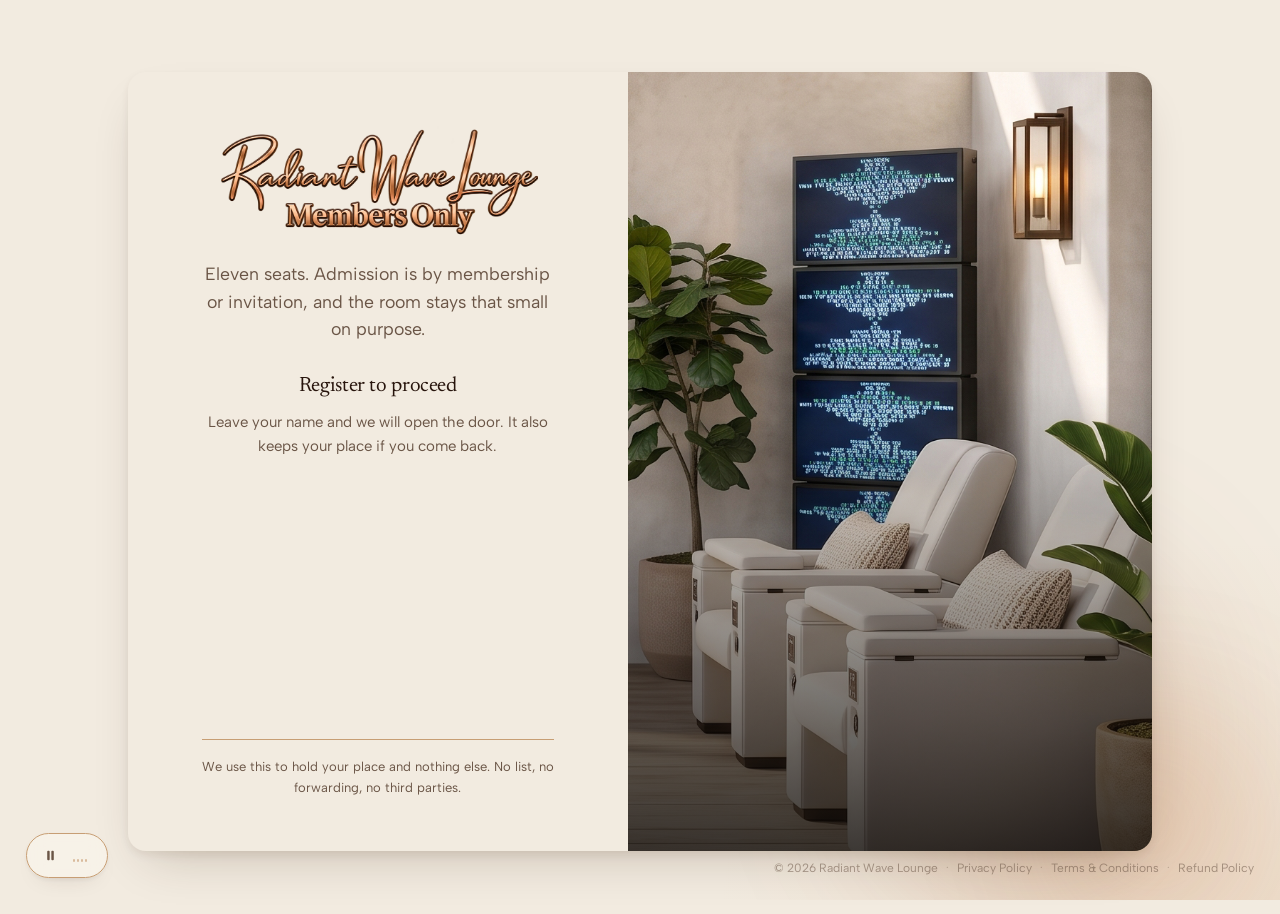
<file: index.html>
<!doctype html>
<html lang="en">
<head>
<meta charset="utf-8">
<meta name="viewport" content="width=device-width, initial-scale=1">
<title>Radiant Wave Lounge</title>
<meta name="description" content="Sixty minutes in Richmond where nobody can reach you.">
<meta name="robots" content="noindex">

<link rel="preconnect" href="https://fonts.googleapis.com">
<link rel="preconnect" href="https://fonts.gstatic.com" crossorigin>
<link rel="stylesheet" href="https://fonts.googleapis.com/css2?family=Newsreader:ital,opsz,wght@0,6..72,300..700;1,6..72,300..600&family=Albert+Sans:wght@400;500;600;700;800&display=swap">
<link rel="stylesheet" href="assets/css/idecide.css">
<link rel="stylesheet" href="assets/css/music.css">
</head>
<body>

<noscript>
  <div class="boot">
    <h1>This page needs JavaScript</h1>
    <p>The funnel sorts you as you answer, so it runs in the browser. Switch JavaScript on and reload.</p>
  </div>
</noscript>

<div class="boot" id="booting">
  <h1>Opening</h1>
  <p>One moment.</p>
</div>

<script src="config.js"></script>
<script src="data/funnel.js"></script>
<script src="assets/js/blocks.js"></script>
<script src="assets/js/music.js"></script>
<script src="assets/js/engine.js"></script>
<script>IDecide.start();</script>

</body>
</html>
</file>
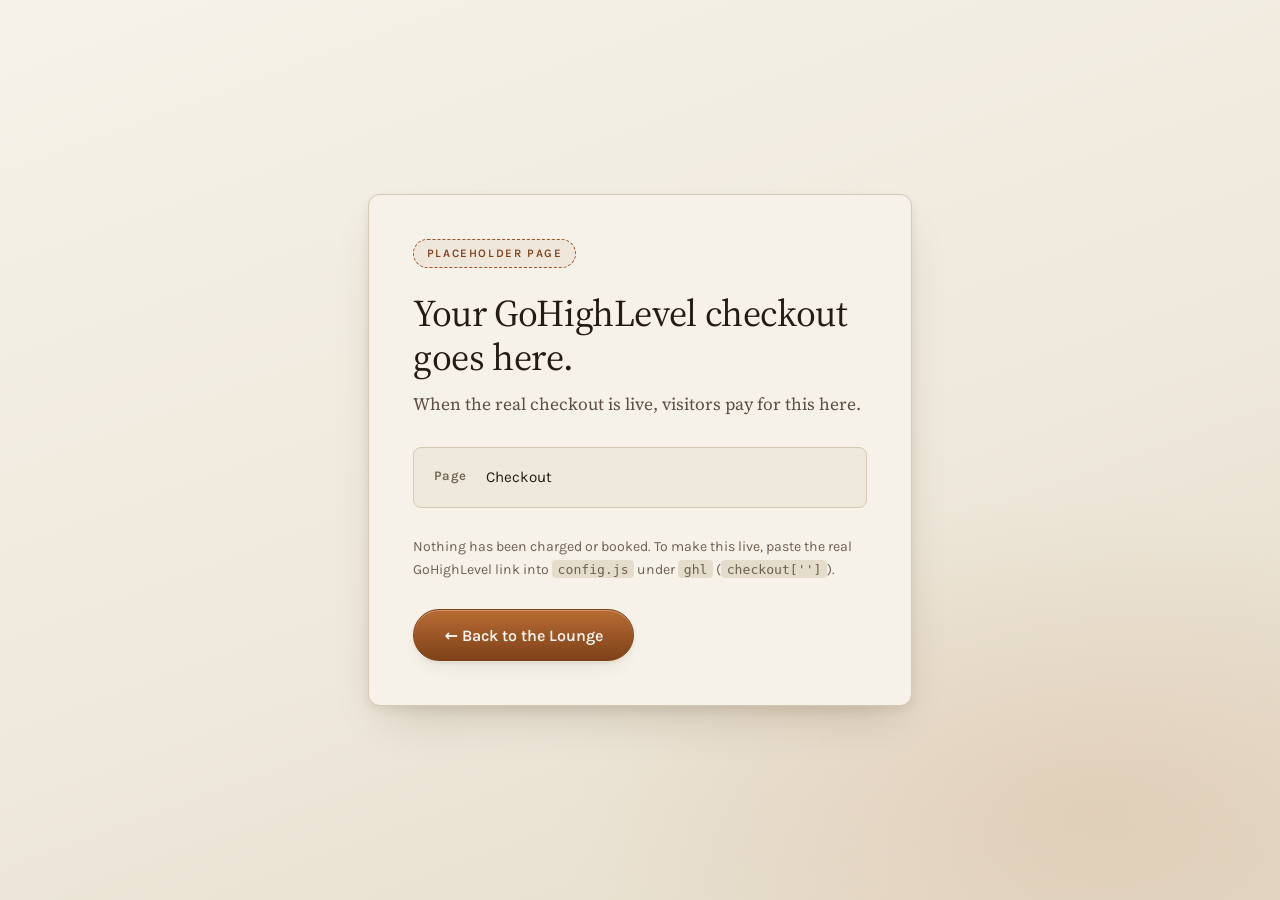
<file: ghl-placeholder.html>
<!doctype html>
<html lang="en">
<head>
<meta charset="utf-8">
<meta name="viewport" content="width=device-width, initial-scale=1">
<title>GoHighLevel page goes here</title>
<meta name="robots" content="noindex">
<!--
  PLACEHOLDER. Stands in for the GoHighLevel checkout and calendar pages
  until they exist. config.js -> ghl points every link here for now, with
  ?for=<offer id> or ?for=call. Swap each link for the real GHL URL as the
  page goes live; nothing else changes. Delete this file once all seven
  links are real.
-->
<link rel="preconnect" href="https://fonts.googleapis.com">
<link rel="preconnect" href="https://fonts.gstatic.com" crossorigin>
<link rel="stylesheet" href="https://fonts.googleapis.com/css2?family=Karla:wght@400;500;600&family=Source+Serif+4:ital,opsz,wght@0,8..60,300..700;1,8..60,300..500&display=swap">
<style>
  :root{
    --paper:#EFE9DC; --paper-lift:#F6F2E9; --paper-deep:#E5DDCC; --paper-edge:#D3C8B2;
    --ink:#231B14; --ink-mid:#5C4E42; --ink-soft:#6E5F52;
    --copper:#9A5527; --copper-deep:#7E4218; --copper-lift:#B96C34; --copper-wash:#9A552710;
    --lift-3:0 4px 10px #3A200C14, 0 22px 48px -20px #3A200C3D;
    --serif:"Source Serif 4",Georgia,serif;
    --ui:"Karla",ui-sans-serif,system-ui,-apple-system,"Segoe UI",sans-serif;
    --mono:ui-monospace,"Cascadia Code",Consolas,monospace;
  }
  *{box-sizing:border-box}
  html,body{margin:0}
  body{
    min-height:100vh;
    display:grid;
    place-items:center;
    padding:clamp(1.25rem,5vw,3rem) 16px;
    background:
      radial-gradient(60% 50% at 85% 90%,#B96C3426 0%,transparent 70%),
      linear-gradient(160deg,var(--paper-lift) 0%,var(--paper) 55%,var(--paper-deep) 100%);
    color:var(--ink);
    font:400 1rem/1.6 var(--ui);
  }
  main{
    width:min(100%,34rem);
    background:var(--paper-lift);
    border:1px solid var(--paper-edge);
    border-radius:12px;
    box-shadow:var(--lift-3);
    padding:clamp(1.75rem,5vw,2.75rem);
  }
  .tag{
    display:inline-block;
    font:600 .72rem/1 var(--ui);
    letter-spacing:.14em;
    text-transform:uppercase;
    color:var(--copper-deep);
    background:var(--copper-wash);
    border:1px dashed var(--copper);
    border-radius:999px;
    padding:.5rem .8rem;
    margin:0 0 1.5rem;
  }
  h1{
    font:400 clamp(1.75rem,4.5vw,2.35rem)/1.15 var(--serif);
    letter-spacing:-.01em;
    margin:0 0 .75rem;
  }
  .lede{font:400 1.08rem/1.6 var(--serif);color:var(--ink-mid);margin:0 0 1.75rem}
  dl{
    margin:0 0 1.75rem;
    display:grid;
    grid-template-columns:auto 1fr;
    gap:.55rem 1.25rem;
    padding:1.1rem 1.25rem;
    border-radius:8px;
    background:var(--paper);
    border:1px solid var(--paper-edge);
  }
  dt{font-size:.82rem;font-weight:600;color:var(--ink-soft);letter-spacing:.02em}
  dd{margin:0;font-size:.95rem;overflow-wrap:anywhere}
  dd.price{color:var(--copper-deep);font-weight:600}
  .note{font-size:.88rem;color:var(--ink-soft);margin:0 0 1.75rem}
  .note code{font:.82rem var(--mono);background:var(--paper-deep);padding:.1rem .35rem;border-radius:4px}
  .back{
    display:inline-flex;align-items:center;gap:.5rem;
    min-height:3.25rem;padding:0 1.9rem;
    border:1px solid var(--copper-deep);border-radius:999px;
    background:linear-gradient(180deg,var(--copper-lift) 0%,var(--copper) 52%,var(--copper-deep) 100%);
    color:#FFF7EC;font:600 1rem var(--ui);cursor:pointer;
    box-shadow:0 2px 4px #3A200C0F,0 10px 24px -14px #3A200C2E,inset 0 1px 0 #FFFFFF4D;
    transition:translate 120ms ease;
  }
  .back:hover{translate:0 -2px}
  .back:focus-visible{outline:2px solid var(--copper);outline-offset:3px}
</style>
</head>
<body>
<main>
  <p class="tag">Placeholder page</p>
  <h1 id="head">This is where the GoHighLevel page will go.</h1>
  <p class="lede" id="lede">When the real page is live, visitors will land on it here instead of this one.</p>

  <dl id="facts"></dl>

  <p class="note">
    Nothing has been charged or booked. To make this live, paste the real
    GoHighLevel link into <code>config.js</code> under <code>ghl</code>
    (<code id="key">checkout</code>).
  </p>

  <button class="back" type="button" id="back">&larr; Back to the Lounge</button>
</main>

<script src="data/funnel.js"></script>
<script>
(function () {
  var q = new URLSearchParams(location.search);
  var what = q.get('for') || '';

  /* Product names and prices come from the funnel itself, so this page
     always agrees with what the visitor just picked. */
  var offers = {};
  try {
    Object.keys(FUNNEL.slides).forEach(function (id) {
      (FUNNEL.slides[id].blocks || []).forEach(function (b) {
        if (b.type === 'ladder') (b.items || []).forEach(function (i) { offers[i.id] = i; });
      });
    });
  } catch (e) { /* page still works without names */ }

  var rows = [];
  var add = function (k, v, cls) { if (v) rows.push([k, v, cls]); };
  var name = [q.get('first_name'), q.get('last_name')].filter(Boolean).join(' ');

  if (what === 'call') {
    document.getElementById('head').textContent = 'Your GoHighLevel booking calendar goes here.';
    document.getElementById('lede').textContent =
      'When the real calendar is live, visitors pick a time for a call here.' +
      (name ? ' ' + q.get('first_name') + ' would see it ready to book.' : '');
    add('Page', 'Booking calendar');
    document.getElementById('key').textContent = 'call';
  } else {
    var o = offers[what];
    var price = o ? '$' + Number(o.price).toLocaleString('en-US') + (o.period ? ' ' + o.period : '') : '';
    document.getElementById('head').textContent =
      'Your GoHighLevel checkout' + (o ? ' for ' + o.name : '') + ' goes here.';
    document.getElementById('lede').textContent =
      'When the real checkout is live, visitors pay for ' + (o ? 'the ' + o.name : 'this') + ' here.';
    add('Page', 'Checkout');
    add('Product', o ? o.name : what);
    add('Price', price, 'price');
    document.getElementById('key').textContent = "checkout['" + what + "']";
  }

  /* What the funnel passes along, so GHL can open pre-filled. */
  add('Name', name);
  add('Email', q.get('email'));
  add('Phone', q.get('phone'));

  var dl = document.getElementById('facts');
  rows.forEach(function (r) {
    var dt = document.createElement('dt'); dt.textContent = r[0];
    var dd = document.createElement('dd'); dd.textContent = r[1];
    if (r[2]) dd.className = r[2];
    dl.appendChild(dt); dl.appendChild(dd);
  });
  if (!rows.length) dl.hidden = true;

  /* Back returns to the exact slide they left; a direct visit with no
     history goes to the start of the funnel instead. */
  document.getElementById('back').addEventListener('click', function () {
    if (history.length > 1) history.back();
    else location.href = 'index.html';
  });
})();
</script>
</body>
</html>
</file>
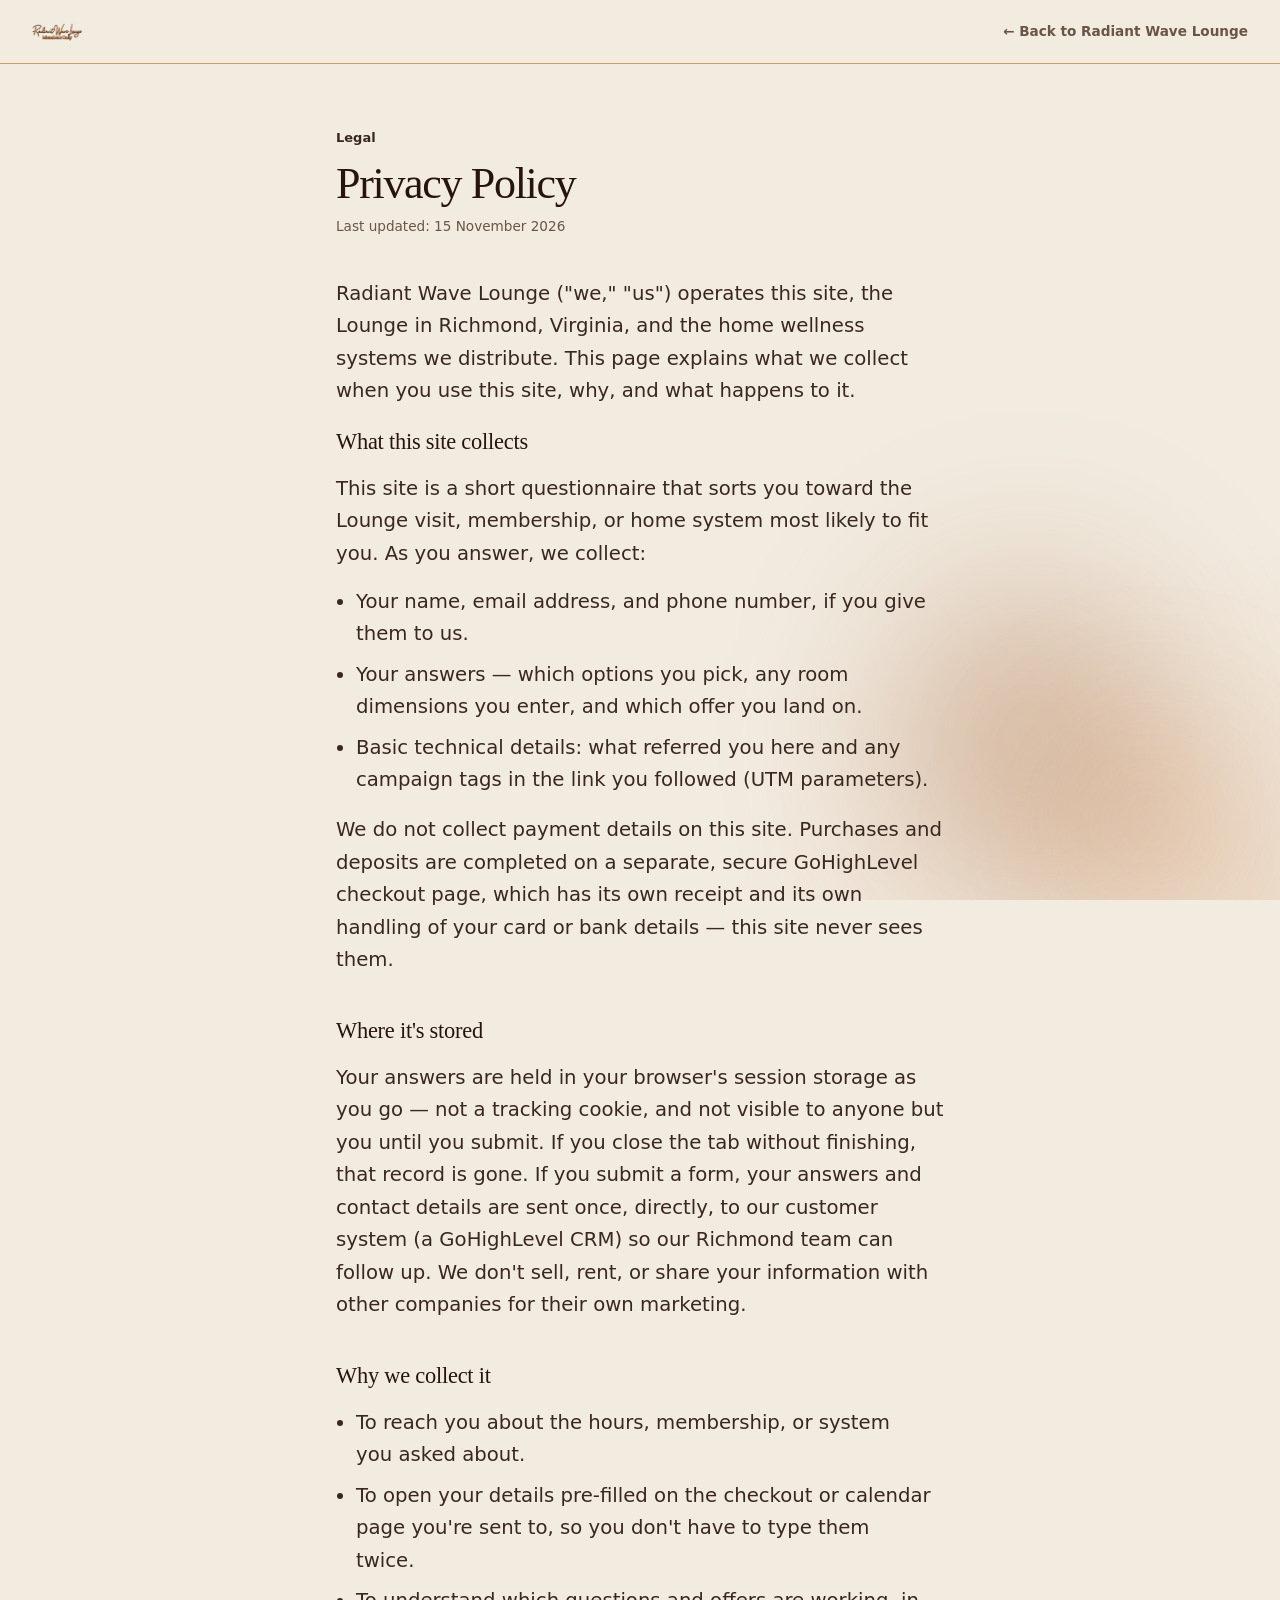
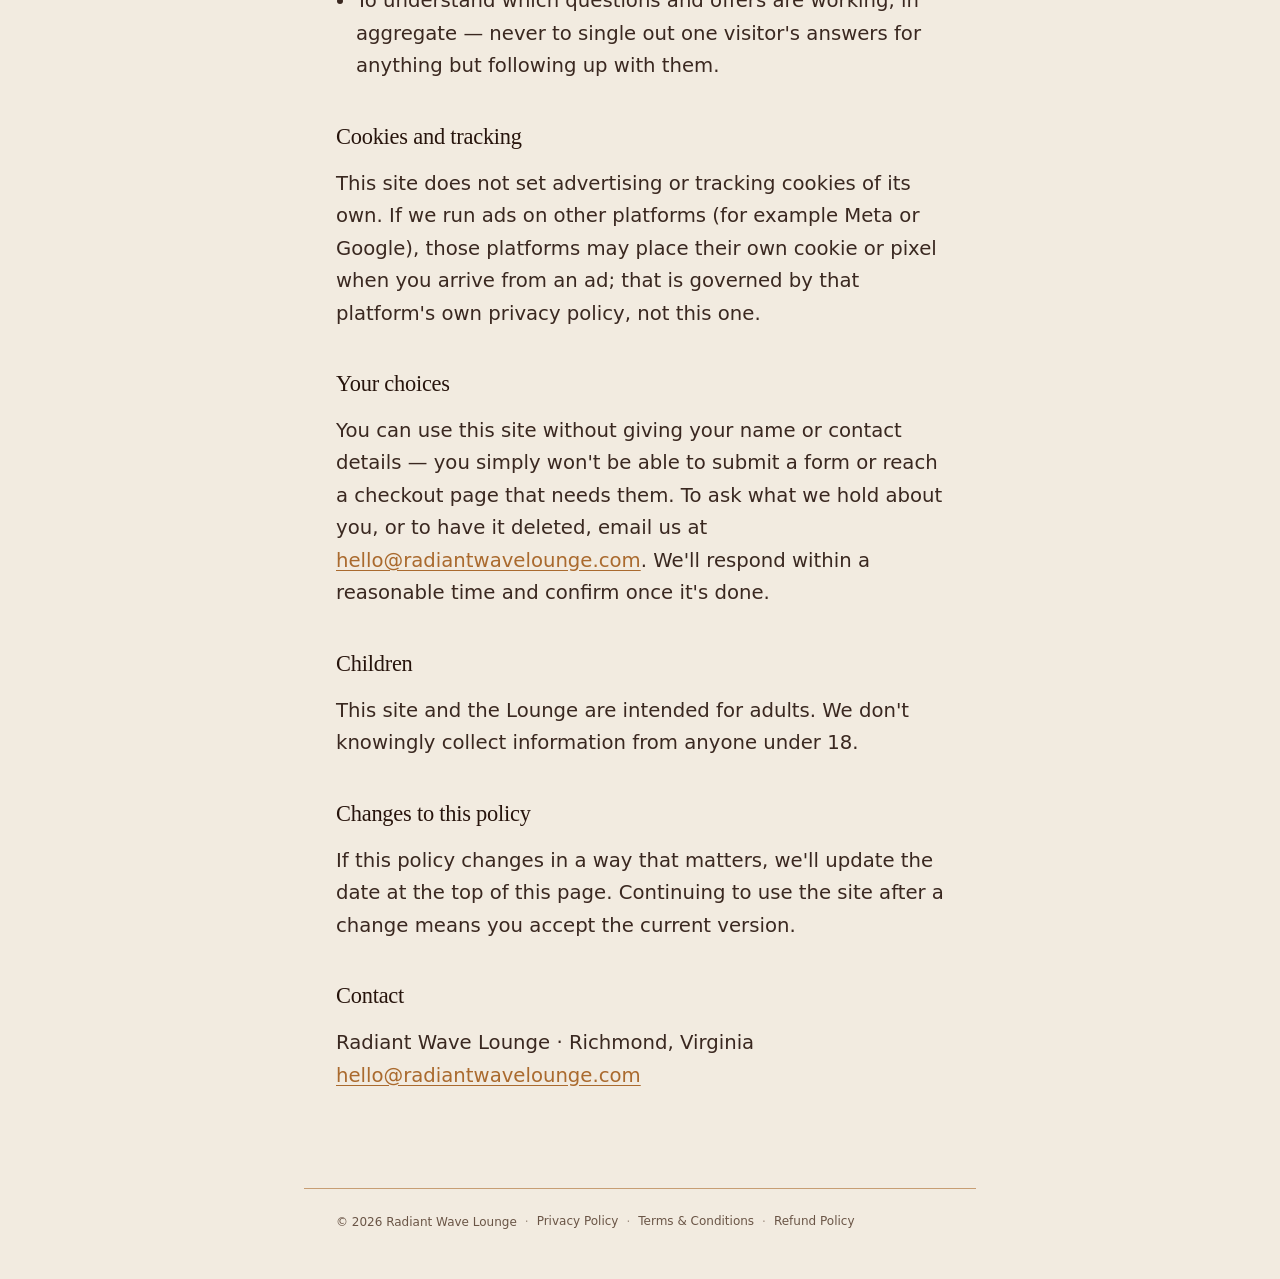
<file: privacy.html>
<!doctype html>
<html lang="en">
<head>
<meta charset="utf-8">
<meta name="viewport" content="width=device-width, initial-scale=1">
<title>Privacy Policy — Radiant Wave Lounge</title>
<meta name="description" content="How Radiant Wave Lounge collects, stores, and shares information from this site.">
<meta name="robots" content="noindex">

<link rel="preconnect" href="https://fonts.googleapis.com">
<link rel="preconnect" href="https://fonts.gstatic.com" crossorigin>
<link rel="stylesheet" href="https://fonts.googleapis.com/css2?family=Karla:wght@400;500;600&family=Source+Serif+4:ital,opsz,wght@0,8..60,300..700;1,8..60,300..500&display=swap">
<link rel="stylesheet" href="assets/css/idecide.css">
<link rel="stylesheet" href="assets/css/legal.css">
</head>
<body>

<div class="aurora" aria-hidden="true"><span class="aurora__a"></span><span class="aurora__b"></span></div>

<header class="docbar">
  <img class="docbar__logo" src="assets/media/rwt-lounge.png" alt="Radiant Wave Lounge">
  <a class="docbar__back" href="index.html">&larr; Back to Radiant Wave Lounge</a>
</header>

<main class="doc">
  <p class="eyebrow">Legal</p>
  <h1 class="head">Privacy Policy</h1>
  <p class="updated">Last updated: 15 November 2026</p>

  <p>Radiant Wave Lounge ("we," "us") operates this site, the Lounge in Richmond, Virginia, and the home wellness systems we distribute. This page explains what we collect when you use this site, why, and what happens to it.</p>

  <h2>What this site collects</h2>
  <p>This site is a short questionnaire that sorts you toward the Lounge visit, membership, or home system most likely to fit you. As you answer, we collect:</p>
  <ul>
    <li>Your name, email address, and phone number, if you give them to us.</li>
    <li>Your answers — which options you pick, any room dimensions you enter, and which offer you land on.</li>
    <li>Basic technical details: what referred you here and any campaign tags in the link you followed (UTM parameters).</li>
  </ul>
  <p>We do not collect payment details on this site. Purchases and deposits are completed on a separate, secure GoHighLevel checkout page, which has its own receipt and its own handling of your card or bank details — this site never sees them.</p>

  <h2>Where it's stored</h2>
  <p>Your answers are held in your browser's session storage as you go — not a tracking cookie, and not visible to anyone but you until you submit. If you close the tab without finishing, that record is gone. If you submit a form, your answers and contact details are sent once, directly, to our customer system (a GoHighLevel CRM) so our Richmond team can follow up. We don't sell, rent, or share your information with other companies for their own marketing.</p>

  <h2>Why we collect it</h2>
  <ul>
    <li>To reach you about the hours, membership, or system you asked about.</li>
    <li>To open your details pre-filled on the checkout or calendar page you're sent to, so you don't have to type them twice.</li>
    <li>To understand which questions and offers are working, in aggregate — never to single out one visitor's answers for anything but following up with them.</li>
  </ul>

  <h2>Cookies and tracking</h2>
  <p>This site does not set advertising or tracking cookies of its own. If we run ads on other platforms (for example Meta or Google), those platforms may place their own cookie or pixel when you arrive from an ad; that is governed by that platform's own privacy policy, not this one.</p>

  <h2>Your choices</h2>
  <p>You can use this site without giving your name or contact details — you simply won't be able to submit a form or reach a checkout page that needs them. To ask what we hold about you, or to have it deleted, email us at <a href="mailto:hello@radiantwavelounge.com">hello@radiantwavelounge.com</a>. We'll respond within a reasonable time and confirm once it's done.</p>

  <h2>Children</h2>
  <p>This site and the Lounge are intended for adults. We don't knowingly collect information from anyone under 18.</p>

  <h2>Changes to this policy</h2>
  <p>If this policy changes in a way that matters, we'll update the date at the top of this page. Continuing to use the site after a change means you accept the current version.</p>

  <h2>Contact</h2>
  <p>Radiant Wave Lounge · Richmond, Virginia<br>
  <a href="mailto:hello@radiantwavelounge.com">hello@radiantwavelounge.com</a></p>
</main>

<footer class="doc__foot">
  <nav class="legal legal--static" aria-label="Legal">
    <span class="legal__copy">&copy; <span id="y"></span> Radiant Wave Lounge</span>
    <span class="legal__sep">&middot;</span>
    <a href="privacy.html">Privacy Policy</a>
    <span class="legal__sep">&middot;</span>
    <a href="terms.html">Terms &amp; Conditions</a>
    <span class="legal__sep">&middot;</span>
    <a href="refund.html">Refund Policy</a>
  </nav>
</footer>

<script>document.getElementById('y').textContent = new Date().getFullYear();</script>
</body>
</html>
</file>
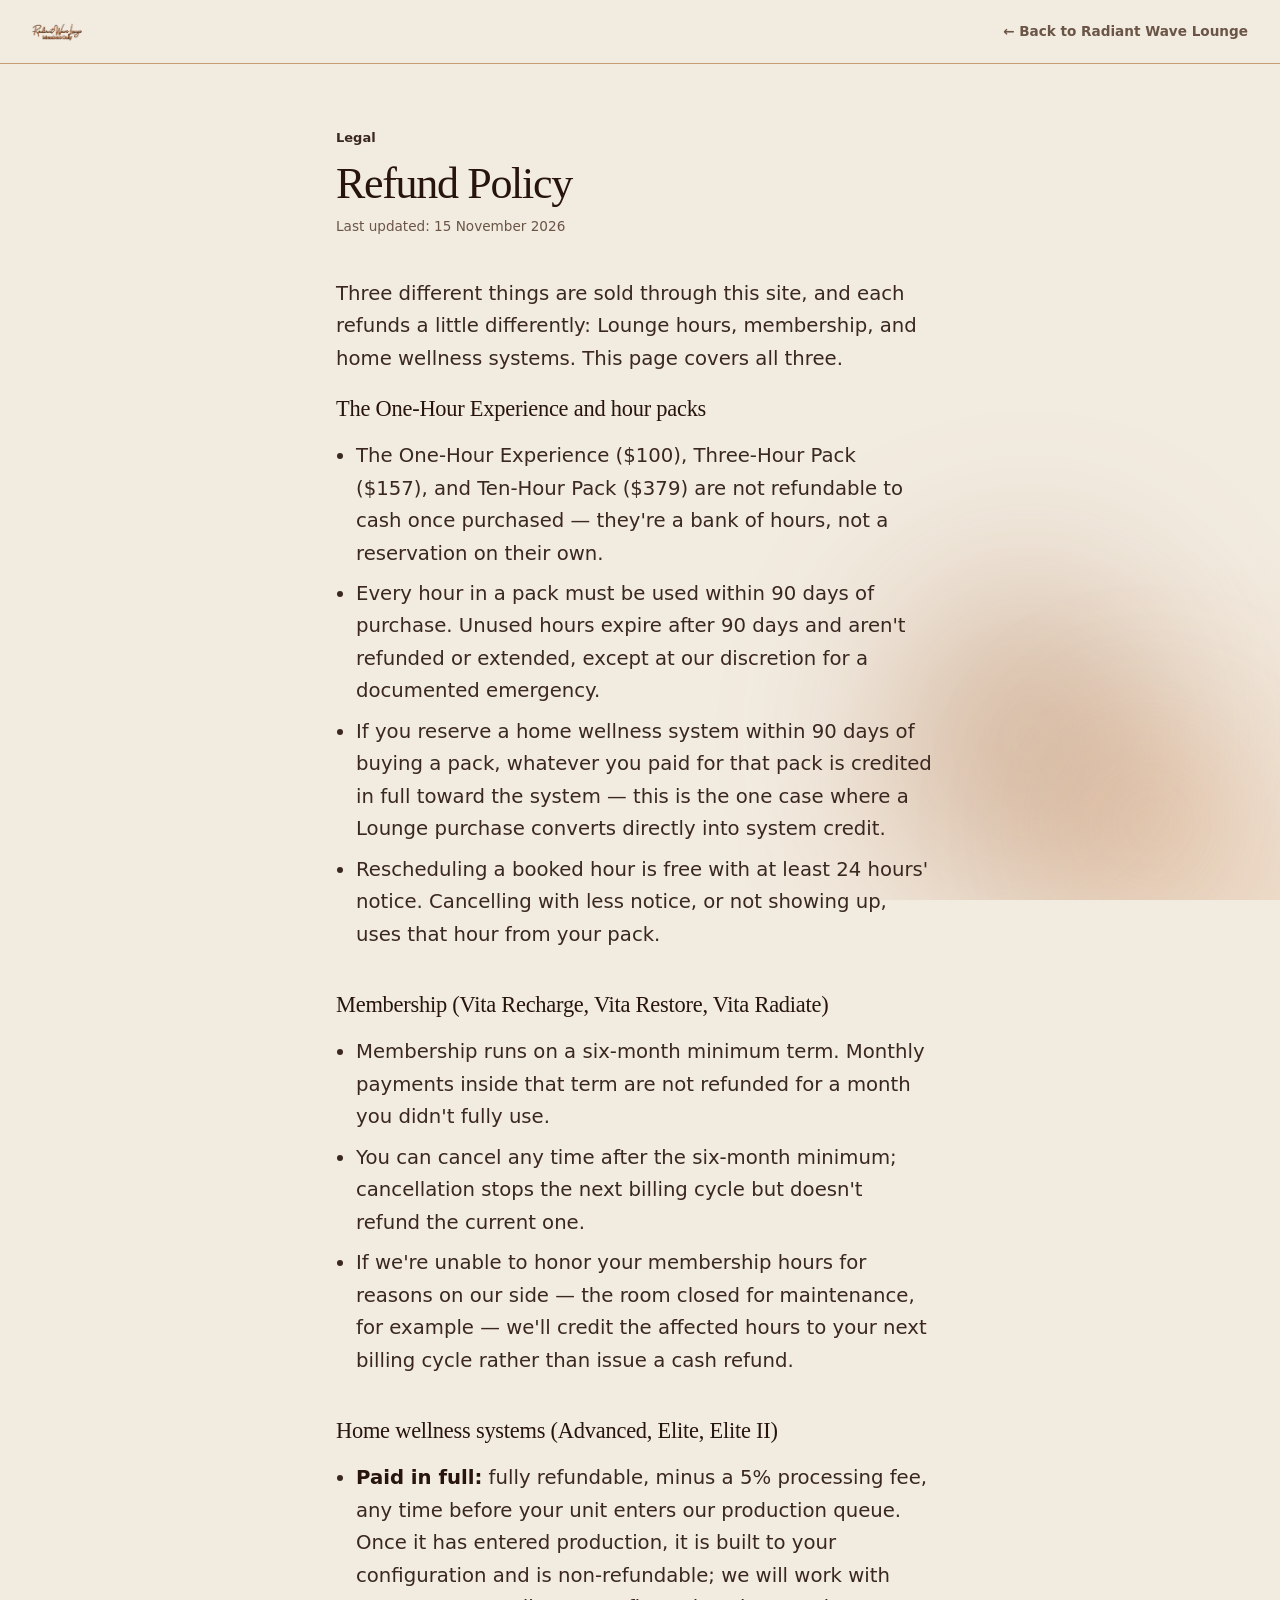
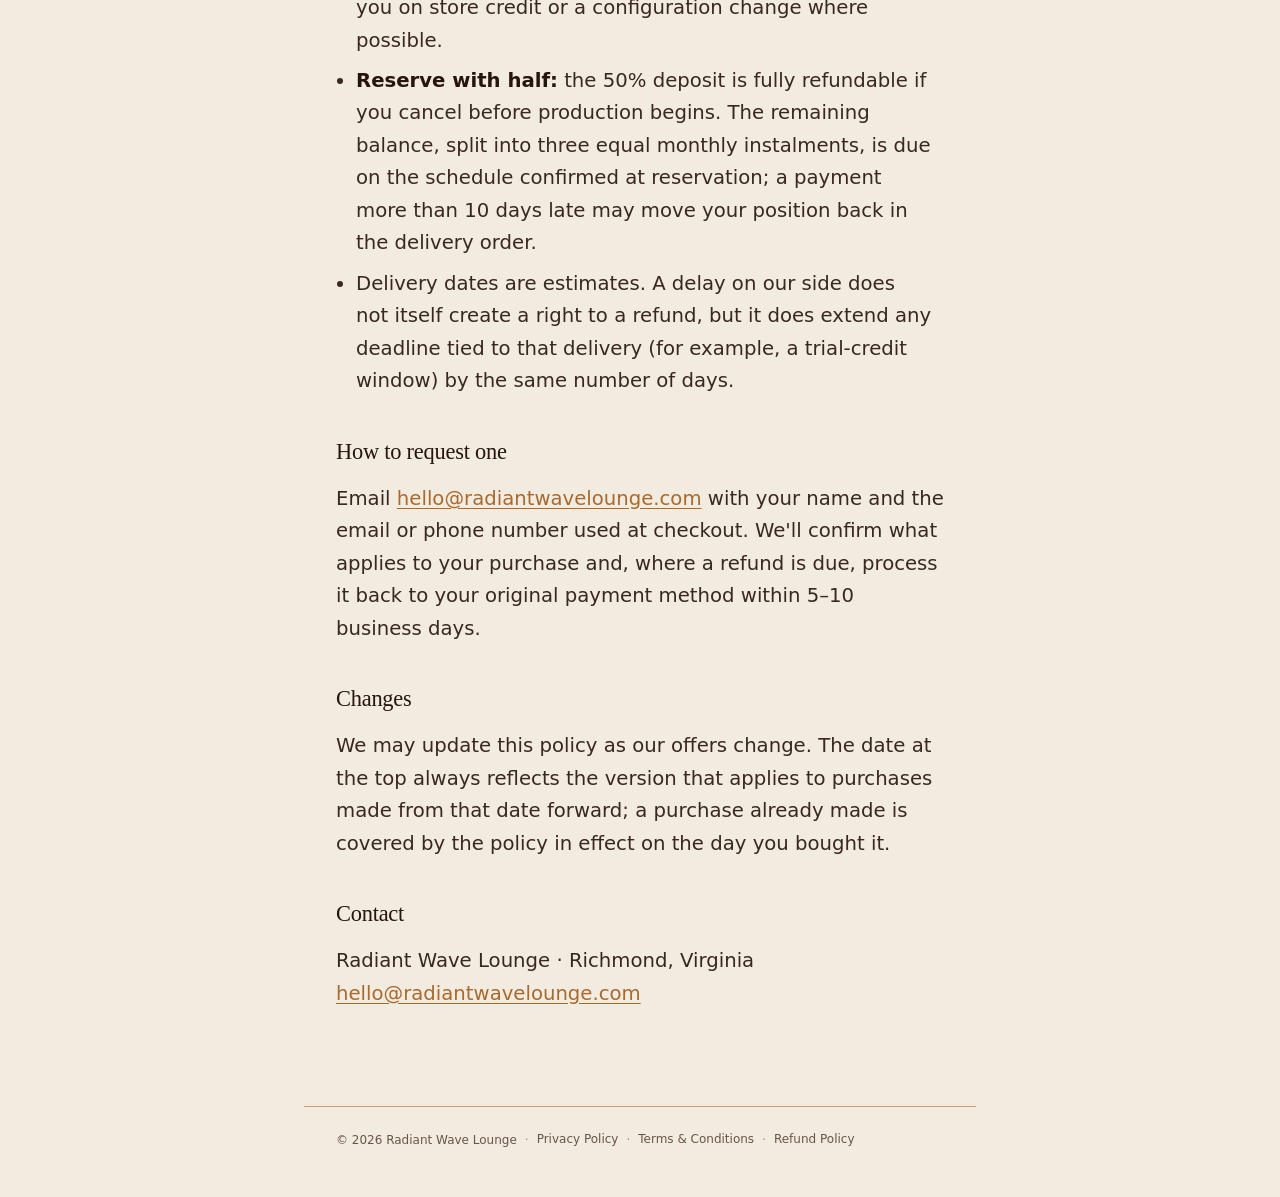
<file: refund.html>
<!doctype html>
<html lang="en">
<head>
<meta charset="utf-8">
<meta name="viewport" content="width=device-width, initial-scale=1">
<title>Refund Policy — Radiant Wave Lounge</title>
<meta name="description" content="How refunds, credits, and cancellations work for Lounge hours, membership, and home wellness systems.">
<meta name="robots" content="noindex">

<link rel="preconnect" href="https://fonts.googleapis.com">
<link rel="preconnect" href="https://fonts.gstatic.com" crossorigin>
<link rel="stylesheet" href="https://fonts.googleapis.com/css2?family=Karla:wght@400;500;600&family=Source+Serif+4:ital,opsz,wght@0,8..60,300..700;1,8..60,300..500&display=swap">
<link rel="stylesheet" href="assets/css/idecide.css">
<link rel="stylesheet" href="assets/css/legal.css">
</head>
<body>

<div class="aurora" aria-hidden="true"><span class="aurora__a"></span><span class="aurora__b"></span></div>

<header class="docbar">
  <img class="docbar__logo" src="assets/media/rwt-lounge.png" alt="Radiant Wave Lounge">
  <a class="docbar__back" href="index.html">&larr; Back to Radiant Wave Lounge</a>
</header>

<main class="doc">
  <p class="eyebrow">Legal</p>
  <h1 class="head">Refund Policy</h1>
  <p class="updated">Last updated: 15 November 2026</p>

  <p>Three different things are sold through this site, and each refunds a little differently: Lounge hours, membership, and home wellness systems. This page covers all three.</p>

  <h2>The One-Hour Experience and hour packs</h2>
  <ul>
    <li>The One-Hour Experience ($100), Three-Hour Pack ($157), and Ten-Hour Pack ($379) are not refundable to cash once purchased — they're a bank of hours, not a reservation on their own.</li>
    <li>Every hour in a pack must be used within 90 days of purchase. Unused hours expire after 90 days and aren't refunded or extended, except at our discretion for a documented emergency.</li>
    <li>If you reserve a home wellness system within 90 days of buying a pack, whatever you paid for that pack is credited in full toward the system — this is the one case where a Lounge purchase converts directly into system credit.</li>
    <li>Rescheduling a booked hour is free with at least 24 hours' notice. Cancelling with less notice, or not showing up, uses that hour from your pack.</li>
  </ul>

  <h2>Membership (Vita Recharge, Vita Restore, Vita Radiate)</h2>
  <ul>
    <li>Membership runs on a six-month minimum term. Monthly payments inside that term are not refunded for a month you didn't fully use.</li>
    <li>You can cancel any time after the six-month minimum; cancellation stops the next billing cycle but doesn't refund the current one.</li>
    <li>If we're unable to honor your membership hours for reasons on our side — the room closed for maintenance, for example — we'll credit the affected hours to your next billing cycle rather than issue a cash refund.</li>
  </ul>

  <h2>Home wellness systems (Advanced, Elite, Elite II)</h2>
  <ul>
    <li><strong>Paid in full:</strong> fully refundable, minus a 5% processing fee, any time before your unit enters our production queue. Once it has entered production, it is built to your configuration and is non-refundable; we will work with you on store credit or a configuration change where possible.</li>
    <li><strong>Reserve with half:</strong> the 50% deposit is fully refundable if you cancel before production begins. The remaining balance, split into three equal monthly instalments, is due on the schedule confirmed at reservation; a payment more than 10 days late may move your position back in the delivery order.</li>
    <li>Delivery dates are estimates. A delay on our side does not itself create a right to a refund, but it does extend any deadline tied to that delivery (for example, a trial-credit window) by the same number of days.</li>
  </ul>

  <h2>How to request one</h2>
  <p>Email <a href="mailto:hello@radiantwavelounge.com">hello@radiantwavelounge.com</a> with your name and the email or phone number used at checkout. We'll confirm what applies to your purchase and, where a refund is due, process it back to your original payment method within 5–10 business days.</p>

  <h2>Changes</h2>
  <p>We may update this policy as our offers change. The date at the top always reflects the version that applies to purchases made from that date forward; a purchase already made is covered by the policy in effect on the day you bought it.</p>

  <h2>Contact</h2>
  <p>Radiant Wave Lounge · Richmond, Virginia<br>
  <a href="mailto:hello@radiantwavelounge.com">hello@radiantwavelounge.com</a></p>
</main>

<footer class="doc__foot">
  <nav class="legal legal--static" aria-label="Legal">
    <span class="legal__copy">&copy; <span id="y"></span> Radiant Wave Lounge</span>
    <span class="legal__sep">&middot;</span>
    <a href="privacy.html">Privacy Policy</a>
    <span class="legal__sep">&middot;</span>
    <a href="terms.html">Terms &amp; Conditions</a>
    <span class="legal__sep">&middot;</span>
    <a href="refund.html">Refund Policy</a>
  </nav>
</footer>

<script>document.getElementById('y').textContent = new Date().getFullYear();</script>
</body>
</html>
</file>
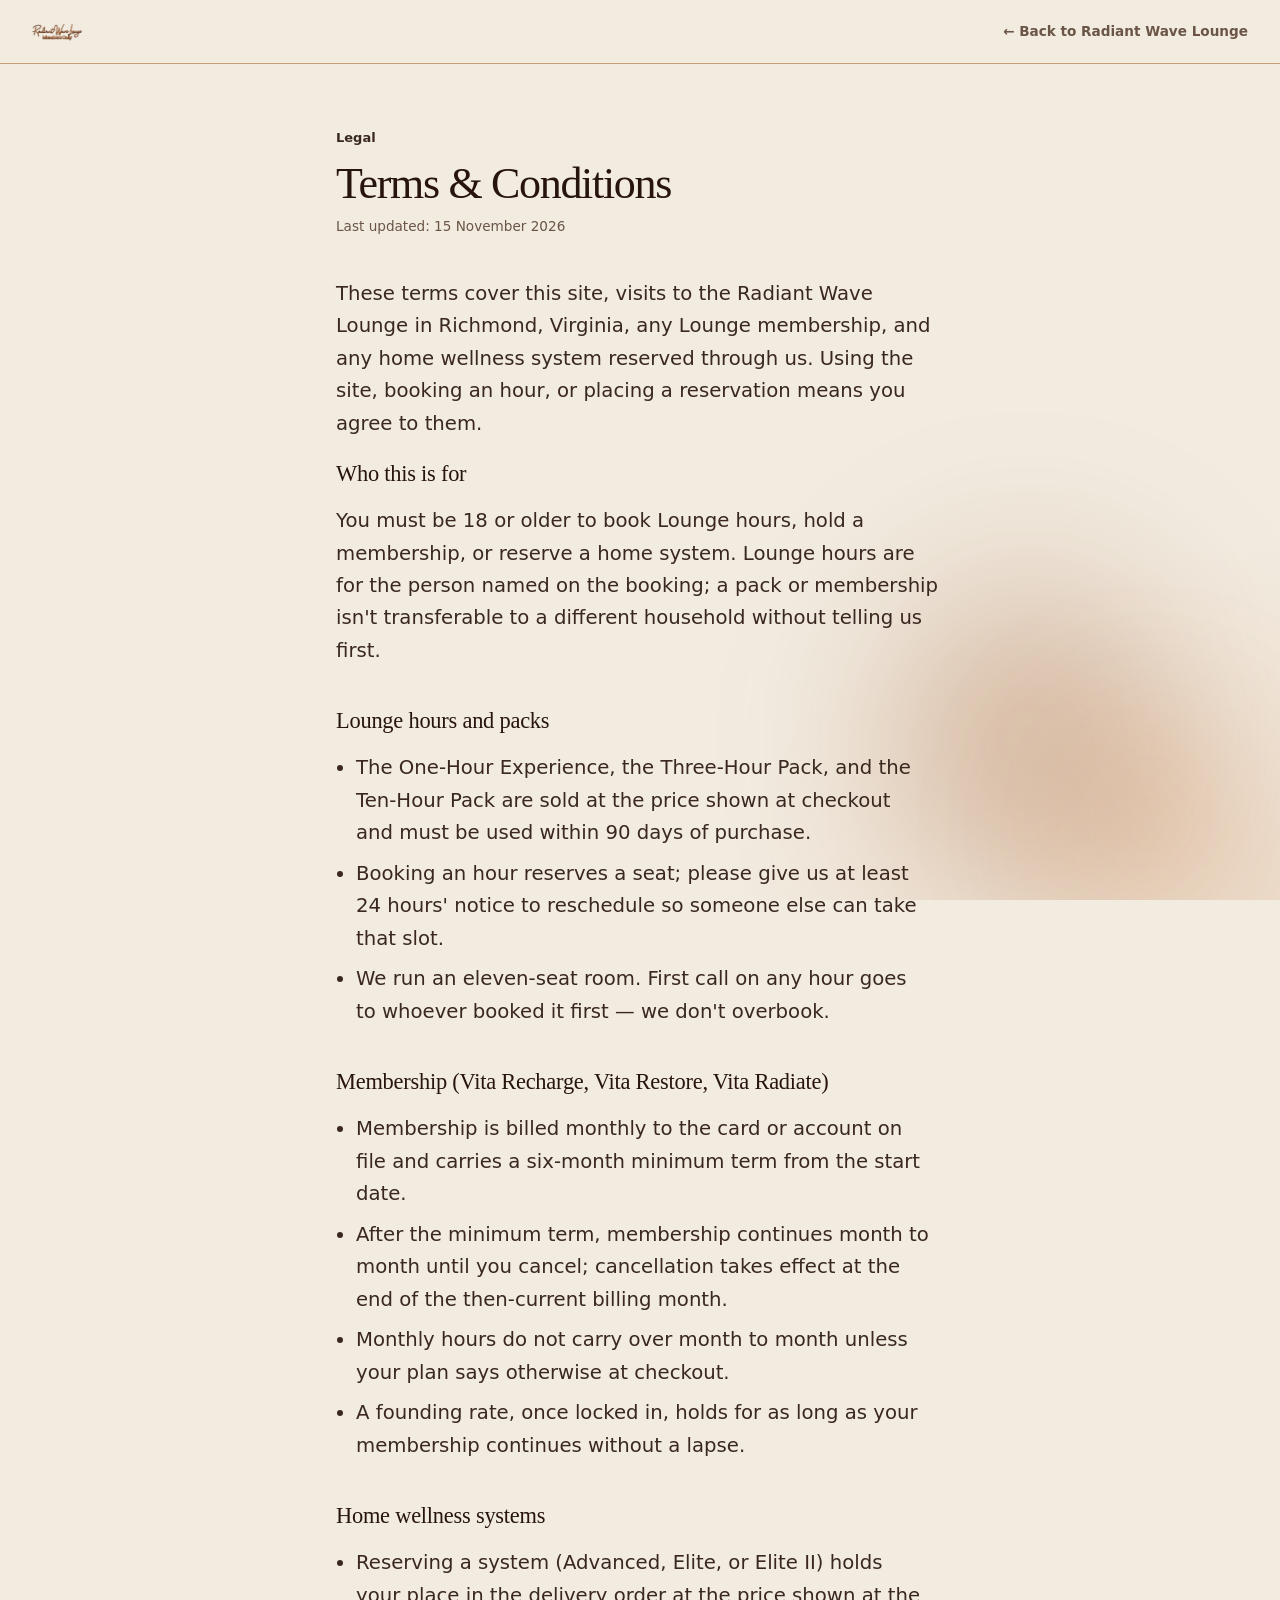
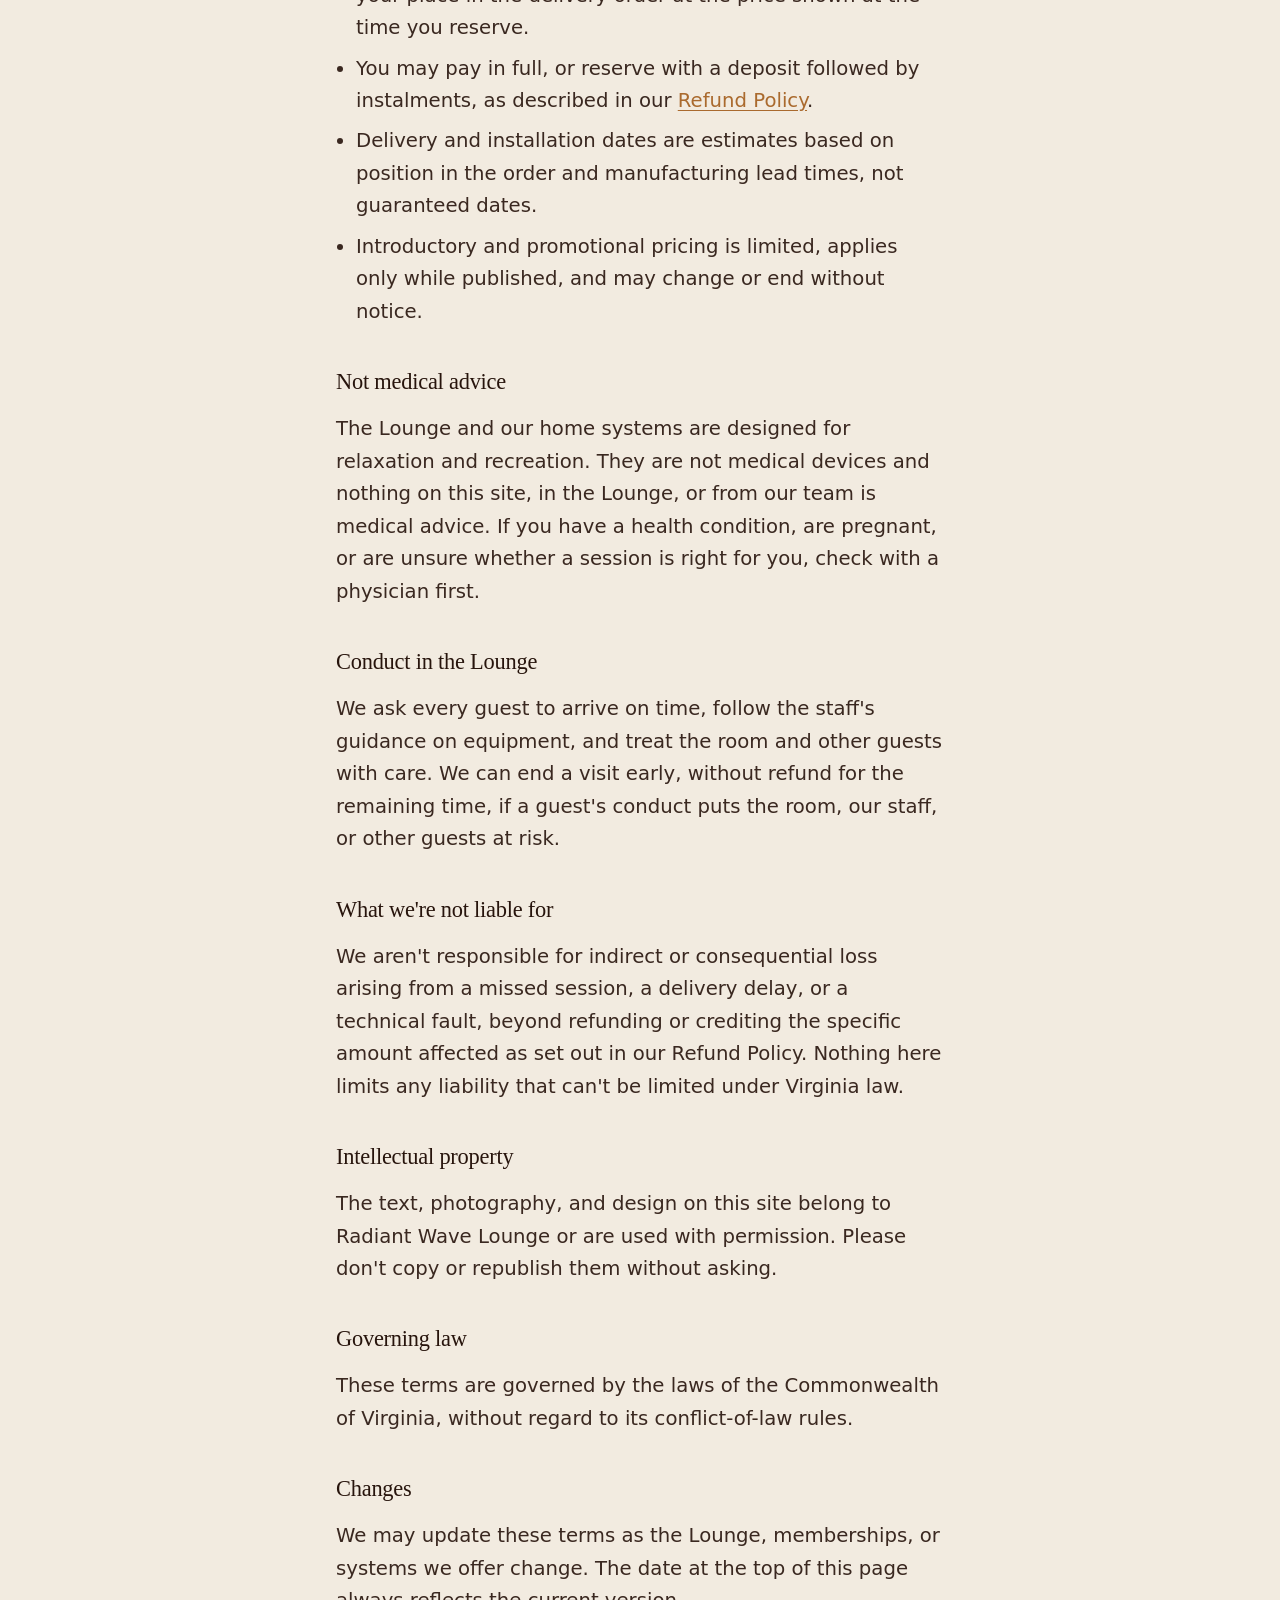
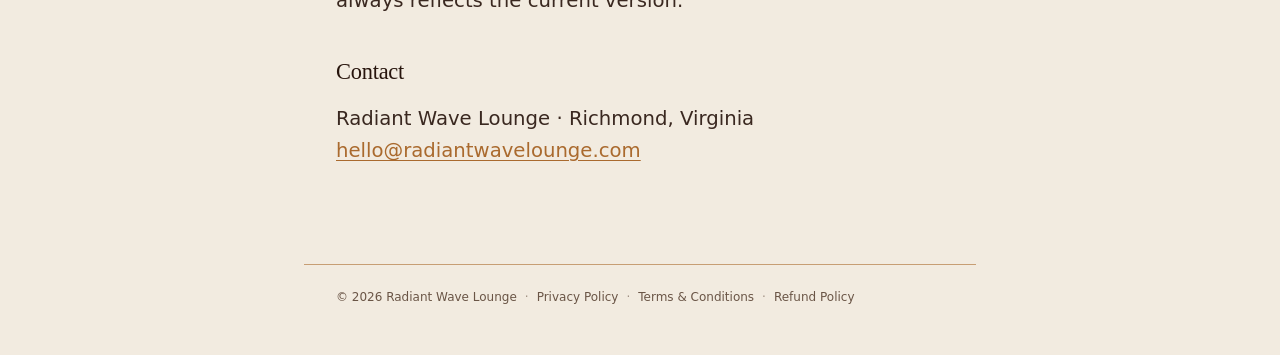
<file: terms.html>
<!doctype html>
<html lang="en">
<head>
<meta charset="utf-8">
<meta name="viewport" content="width=device-width, initial-scale=1">
<title>Terms &amp; Conditions — Radiant Wave Lounge</title>
<meta name="description" content="The terms that apply to using this site, visiting the Lounge, holding a membership, or reserving a home system.">
<meta name="robots" content="noindex">

<link rel="preconnect" href="https://fonts.googleapis.com">
<link rel="preconnect" href="https://fonts.gstatic.com" crossorigin>
<link rel="stylesheet" href="https://fonts.googleapis.com/css2?family=Karla:wght@400;500;600&family=Source+Serif+4:ital,opsz,wght@0,8..60,300..700;1,8..60,300..500&display=swap">
<link rel="stylesheet" href="assets/css/idecide.css">
<link rel="stylesheet" href="assets/css/legal.css">
</head>
<body>

<div class="aurora" aria-hidden="true"><span class="aurora__a"></span><span class="aurora__b"></span></div>

<header class="docbar">
  <img class="docbar__logo" src="assets/media/rwt-lounge.png" alt="Radiant Wave Lounge">
  <a class="docbar__back" href="index.html">&larr; Back to Radiant Wave Lounge</a>
</header>

<main class="doc">
  <p class="eyebrow">Legal</p>
  <h1 class="head">Terms &amp; Conditions</h1>
  <p class="updated">Last updated: 15 November 2026</p>

  <p>These terms cover this site, visits to the Radiant Wave Lounge in Richmond, Virginia, any Lounge membership, and any home wellness system reserved through us. Using the site, booking an hour, or placing a reservation means you agree to them.</p>

  <h2>Who this is for</h2>
  <p>You must be 18 or older to book Lounge hours, hold a membership, or reserve a home system. Lounge hours are for the person named on the booking; a pack or membership isn't transferable to a different household without telling us first.</p>

  <h2>Lounge hours and packs</h2>
  <ul>
    <li>The One-Hour Experience, the Three-Hour Pack, and the Ten-Hour Pack are sold at the price shown at checkout and must be used within 90 days of purchase.</li>
    <li>Booking an hour reserves a seat; please give us at least 24 hours' notice to reschedule so someone else can take that slot.</li>
    <li>We run an eleven-seat room. First call on any hour goes to whoever booked it first — we don't overbook.</li>
  </ul>

  <h2>Membership (Vita Recharge, Vita Restore, Vita Radiate)</h2>
  <ul>
    <li>Membership is billed monthly to the card or account on file and carries a six-month minimum term from the start date.</li>
    <li>After the minimum term, membership continues month to month until you cancel; cancellation takes effect at the end of the then-current billing month.</li>
    <li>Monthly hours do not carry over month to month unless your plan says otherwise at checkout.</li>
    <li>A founding rate, once locked in, holds for as long as your membership continues without a lapse.</li>
  </ul>

  <h2>Home wellness systems</h2>
  <ul>
    <li>Reserving a system (Advanced, Elite, or Elite II) holds your place in the delivery order at the price shown at the time you reserve.</li>
    <li>You may pay in full, or reserve with a deposit followed by instalments, as described in our <a href="refund.html">Refund Policy</a>.</li>
    <li>Delivery and installation dates are estimates based on position in the order and manufacturing lead times, not guaranteed dates.</li>
    <li>Introductory and promotional pricing is limited, applies only while published, and may change or end without notice.</li>
  </ul>

  <h2>Not medical advice</h2>
  <p>The Lounge and our home systems are designed for relaxation and recreation. They are not medical devices and nothing on this site, in the Lounge, or from our team is medical advice. If you have a health condition, are pregnant, or are unsure whether a session is right for you, check with a physician first.</p>

  <h2>Conduct in the Lounge</h2>
  <p>We ask every guest to arrive on time, follow the staff's guidance on equipment, and treat the room and other guests with care. We can end a visit early, without refund for the remaining time, if a guest's conduct puts the room, our staff, or other guests at risk.</p>

  <h2>What we're not liable for</h2>
  <p>We aren't responsible for indirect or consequential loss arising from a missed session, a delivery delay, or a technical fault, beyond refunding or crediting the specific amount affected as set out in our Refund Policy. Nothing here limits any liability that can't be limited under Virginia law.</p>

  <h2>Intellectual property</h2>
  <p>The text, photography, and design on this site belong to Radiant Wave Lounge or are used with permission. Please don't copy or republish them without asking.</p>

  <h2>Governing law</h2>
  <p>These terms are governed by the laws of the Commonwealth of Virginia, without regard to its conflict-of-law rules.</p>

  <h2>Changes</h2>
  <p>We may update these terms as the Lounge, memberships, or systems we offer change. The date at the top of this page always reflects the current version.</p>

  <h2>Contact</h2>
  <p>Radiant Wave Lounge · Richmond, Virginia<br>
  <a href="mailto:hello@radiantwavelounge.com">hello@radiantwavelounge.com</a></p>
</main>

<footer class="doc__foot">
  <nav class="legal legal--static" aria-label="Legal">
    <span class="legal__copy">&copy; <span id="y"></span> Radiant Wave Lounge</span>
    <span class="legal__sep">&middot;</span>
    <a href="privacy.html">Privacy Policy</a>
    <span class="legal__sep">&middot;</span>
    <a href="terms.html">Terms &amp; Conditions</a>
    <span class="legal__sep">&middot;</span>
    <a href="refund.html">Refund Policy</a>
  </nav>
</footer>

<script>document.getElementById('y').textContent = new Date().getFullYear();</script>
</body>
</html>
</file>
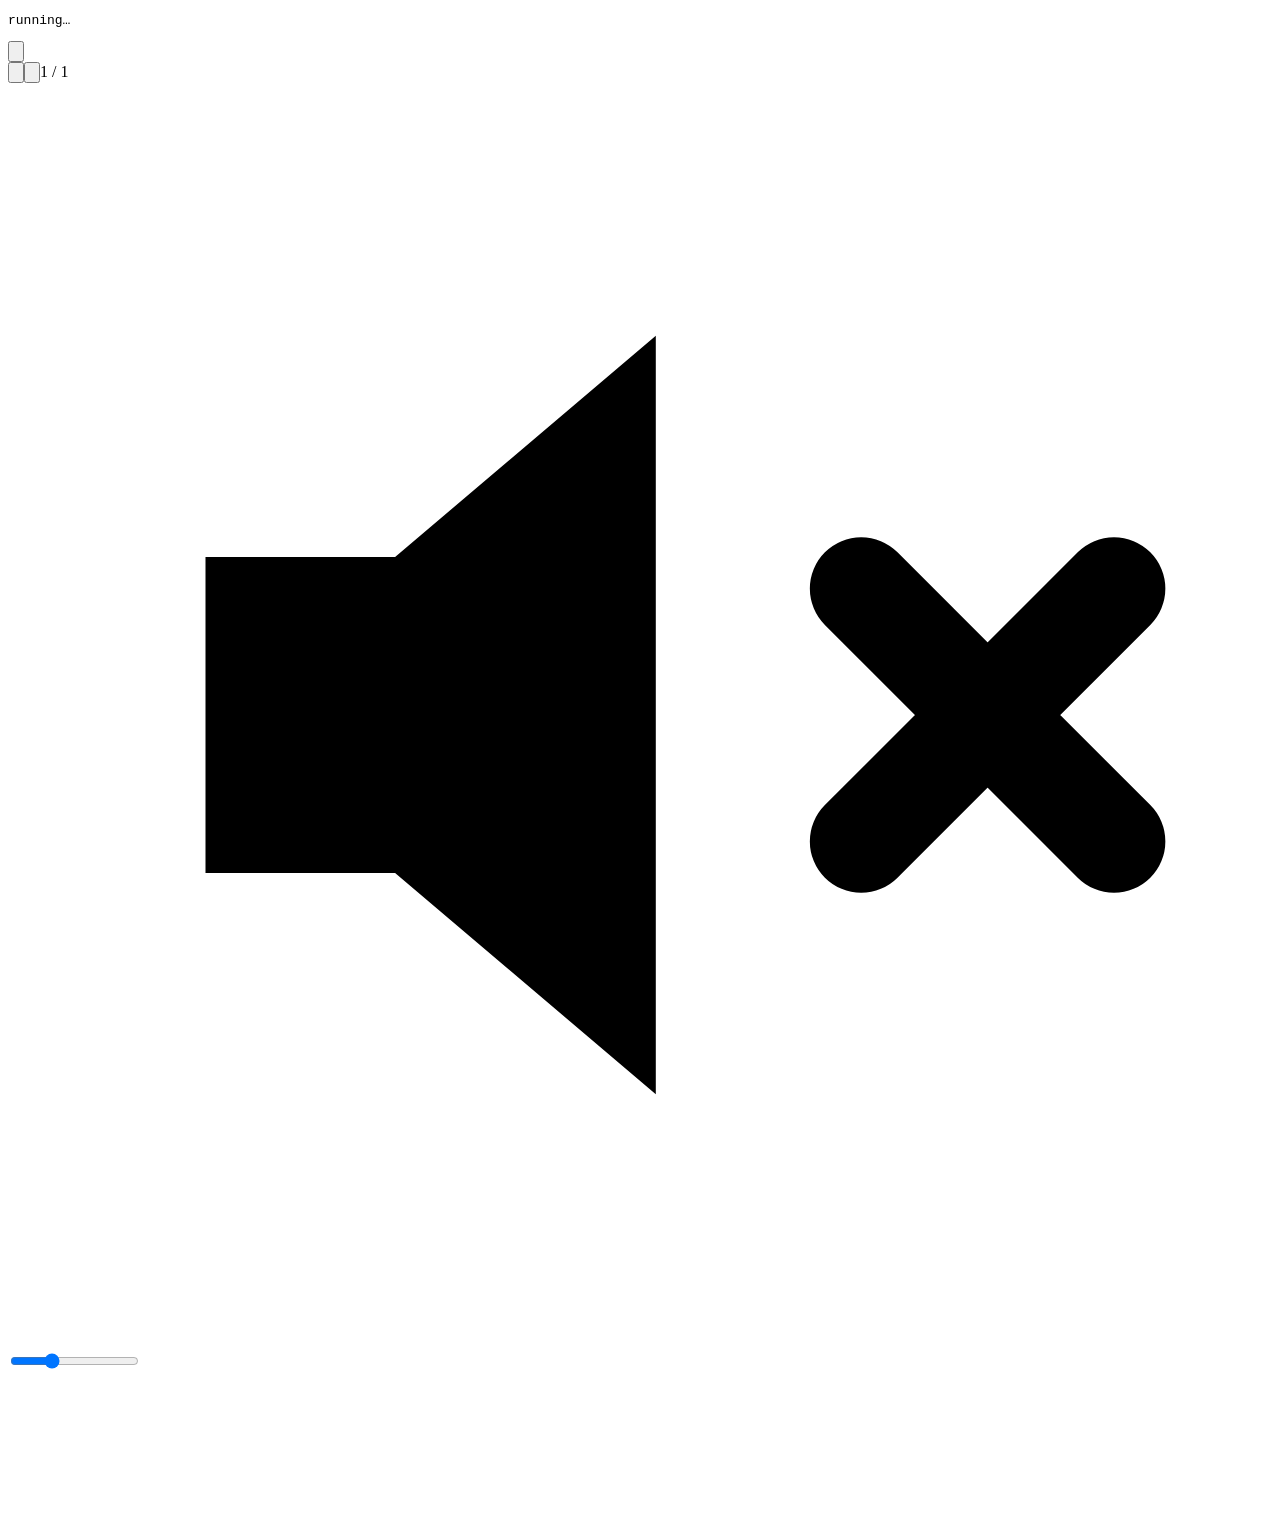
<file: tools/duck.html>
<!doctype html>
<html lang="en">
<head><meta charset="utf-8"><title>duck</title></head>
<body>
<pre id="out">running…</pre>
<!-- Real time only: the music must actually play, stop for a film and
     pick up again, which a virtual clock never does. Serve the project
     (node serve.js) and open /tools/duck.html, or run headless with
     --autoplay-policy=no-user-gesture-required --timeout=20000. -->
<script src="../assets/js/music.js"></script>
<script>
const r = []; const ok = (n, c, d) => r.push((c ? 'PASS' : 'FAIL') + '  ' + n + (d ? '  [' + d + ']' : ''));
const sleep = ms => new Promise(x => setTimeout(x, ms));
const until = async (test, ms) => { const t = Date.now(); while (!test() && Date.now() - t < ms) await sleep(50); return test(); };

(async () => {
  try { sessionStorage.clear(); } catch (e) {}
  Music.mount({ volume: 0.3, tracks: ['../assets/media/bgm/1.mp3'] });
  const audio = document.querySelector('.bgm__media');

  ok('the music starts', await until(() => !audio.paused && audio.currentTime > 0.3, 8000),
     audio.currentTime.toFixed(1) + 's');

  Music.duck(true); await sleep(300);
  const at = audio.currentTime;
  ok('a film pauses it', audio.paused);
  await sleep(1200);
  ok('it stays silent through the film', audio.paused && Math.abs(audio.currentTime - at) < 0.05);
  Music.resume(); await sleep(300);
  ok('a stray resume (a click to start the film) does not restart it', audio.paused);

  Music.duck(false);
  ok('it comes back when the film ends', await until(() => !audio.paused, 3000));
  await sleep(1300);
  ok('from where it left off', audio.currentTime > at && audio.currentTime < at + 3,
     at.toFixed(1) + 's -> ' + audio.currentTime.toFixed(1) + 's');
  ok('and fades back up to its level', Math.abs(audio.volume - 0.3) < 0.01, 'volume ' + audio.volume.toFixed(2));

  Music.toggle(); await sleep(200);
  ok('the visitor can stop it', audio.paused);
  Music.duck(true); await sleep(200);
  Music.duck(false); await sleep(800);
  ok('a film never restarts music the visitor stopped', audio.paused);

  const fails = r.filter(x => x.startsWith('FAIL'));
  document.title = fails.length ? 'FAILED ' + fails.length : 'ALL PASS ' + r.length;
  document.getElementById('out').textContent = document.title + '\n\n' + r.join('\n');
})();
</script>
</body>
</html>
</file>
<file: assets/css/idecide.css>
/* ==================================================================
   RWT-iDecide

   Cream, copper, and copper's patina. Source Serif speaks; Karla
   labels. The room is made of light, so the page has atmosphere
   rather than being flat paper: a warm field, fine grain, and
   shadows tinted brown rather than grey.

   The choice plate is the product. Everything else is quiet.
   ================================================================== */

:root{
  color-scheme: light;

  /* ground */
  --paper:#F2EBE0;           /* warm cream ground (sampled from the mockups) */
  --paper-lift:#F8F3EA;      /* ivory cards and panels */
  --paper-deep:#E9DFD0;
  --paper-sink:#E6D6C2;
  --paper-edge:#C79E74;      /* card and panel border */
  --paper-edge-soft:#DCC4A6; /* the same line, one step quieter */
  --line:#00000012;

  /* ink */
  --ink:#27140C;             /* near-black brown: headlines */
  --ink-mid:#3A2820;         /* body copy */
  --ink-soft:#6A5546;

  /* copper and its patina */
  --copper:#AA6A2E;          /* bronze: the italic in a headline */
  --copper-deep:#84401A;     /* bold copper words in running text */
  --copper-lift:#BC7A38;
  --bronze-top:#BE7B37;      /* the italic's light-to-dark grade */
  --bronze-low:#9C5C26;
  --btn-top:#AC6233;         /* filled button grade, sampled */
  --btn-low:#934F23;
  --rule:#A35A24;            /* the short rule and dividers */
  --eyebrow:#6B2A0E;
  --copper-glow:#D6A070;
  --copper-wash:#A9724312;
  --copper-wash-2:#A9724324;
  --patina:#4E6F66;
  --warn:#8E3B2A;

  /* the room */
  --room:#15100C;
  --room-ink:#EDE4D6;
  --room-dim:#A2948A;
  --room-edge:#2E241D;

  /* warm shadow, never grey */
  --lift-1:0 1px 2px #3A200C0D;
  --lift-2:0 2px 4px #3A200C0F, 0 10px 24px -14px #3A200C2E;
  --lift-3:0 4px 10px #3A200C14, 0 22px 48px -20px #3A200C3D;

  --serif:"Newsreader",Georgia,"Times New Roman",serif;
  --ui:"Albert Sans",ui-sans-serif,system-ui,-apple-system,"Segoe UI",sans-serif;
  --mono:ui-monospace,"Cascadia Code",Consolas,monospace;

  --measure:36rem;
  --gap:clamp(1.25rem,4vw,2.75rem);
  --radius:10px;
  --radius-sm:7px;
  --radius-lg:16px;

  /* one speed vocabulary: nothing here waits on an animation */
  --fast:120ms;
  --base:180ms;
  --slow:260ms;
  --ease:cubic-bezier(.22,.61,.36,1);
}

/* ==================================================================
   THE DARK SURFACE
   A slide marked "surface":"dark" takes the whole page. Redefining
   tokens rather than overriding components keeps every block working.
   ================================================================== */
body.is-dark{
  --paper:#15100C;
  --paper-lift:#221A13;
  --paper-deep:#1D160F;
  --paper-sink:#0C0806;
  --paper-edge:#3A2E23;
  --line:#FFFFFF14;

  --ink:#F2EBE0;
  --ink-mid:#BCAC9C;
  --ink-soft:#A2948A;

  --copper:#C8763C;
  --copper-deep:#B0632C;
  --copper-lift:#DC9058;
  --copper-glow:#E8A56B;
  --copper-wash:#C8763C14;
  --copper-wash-2:#C8763C26;
  --patina:#7FA396;

  --lift-1:0 1px 2px #0000004D;
  --lift-2:0 2px 6px #00000059, 0 14px 30px -16px #00000080;
  --lift-3:0 6px 16px #00000066, 0 28px 60px -24px #00000099;
}

*,*::before,*::after{box-sizing:border-box}
html{-webkit-text-size-adjust:100%}

body{
  margin:0;
  color:var(--ink);
  font-family:var(--serif);
  font-optical-sizing:auto;
  /* Fluid, so a wide screen gets bigger type without a phone getting
     a single pixel more - below about 830px this resolves to the 17px
     it has always been, which is what keeps the narrow layouts safe. */
  font-size:clamp(17px,0.6vw + 12px,20px);
  line-height:1.65;
  -webkit-font-smoothing:antialiased;
  text-rendering:optimizeLegibility;

  /* The field: warm high-left, sinking to the far corner. Gives the
     page a direction of light instead of a flat fill. */
  background-color:var(--paper);
  background-image:
    radial-gradient(120% 90% at 12% -10%, var(--paper-lift) 0%, transparent 58%),
    radial-gradient(100% 80% at 100% 108%, var(--paper-sink) 0%, transparent 62%);
  background-attachment:fixed;
  /* spans the whole swap, so dark and cream cross over gently */
  transition:background-color 420ms var(--ease);
}

/* Fine grain, so the ground reads as a material and not a fill.
   Barely visible on purpose - if you can see it, it is too strong. */
body::after{
  content:"";
  position:fixed;
  inset:0;
  pointer-events:none;
  z-index:1;
  opacity:.035;
  background-image:url("data:image/svg+xml,%3Csvg xmlns='http://www.w3.org/2000/svg' width='140' height='140'%3E%3Cfilter id='n'%3E%3CfeTurbulence type='fractalNoise' baseFrequency='.85' numOctaves='3'/%3E%3C/filter%3E%3Crect width='140' height='140' filter='url(%23n)'/%3E%3C/svg%3E");
}
body.is-dark::after{opacity:.05}

/* ==================================================================
   THE DRIFTING LIGHT
   Slow colour moving behind the dark screens, the way light moves in
   the room itself. Two layers at different rates so it never repeats
   visibly. Painted only while a dark slide is up, and switched off
   entirely for anyone who asked for less motion.
   ================================================================== */
.aurora{
  position:fixed;
  inset:0;
  z-index:0;
  pointer-events:none;
  overflow:hidden;
  opacity:0;
  transition:opacity 900ms var(--ease);
}
body.is-dark .aurora{opacity:1}

.aurora span{
  position:absolute;
  inset:-30%;
  display:block;
  filter:blur(70px);
  will-change:transform;
}
.aurora__a{animation:drift-a 38s ease-in-out infinite alternate}
.aurora__b{animation:drift-b 53s ease-in-out infinite alternate}

/* The colour is defined per surface rather than faded, so whichever
   one is not in use is genuinely empty and cannot bleed through
   mid-transition.

   Dark screens get light from two directions, the way the room does.
   Light screens get one copper bloom low and right - the corner
   nothing is ever set in - so the cream has something happening in
   it without anything to read there. Two lobes rather than one,
   because a single radial gradient reads as exactly what it is: a
   circle. Offset and overlapping, they read as one soft shape.

   The positions look wrong until you remember the span is inset by
   -30%, so it is 160% of the viewport: 70% across that box is 82%
   across the screen. */
body.is-dark .aurora__a{
  background:
    radial-gradient(28% 34% at 26% 32%, #9A552747 0%, transparent 64%),
    radial-gradient(24% 30% at 74% 66%, #4E6F6633 0%, transparent 66%);
}
body.is-dark .aurora__b{
  background:
    radial-gradient(30% 26% at 62% 22%, #C8763C33 0%, transparent 66%),
    radial-gradient(26% 32% at 30% 78%, #7FA39626 0%, transparent 68%);
}

body:not(.is-dark) .aurora{opacity:1}
body:not(.is-dark) .aurora__a{
  background:
    radial-gradient(14% 22% at 69% 70%, #9A55275E 0%, #9A55272E 44%, transparent 70%);
}
body:not(.is-dark) .aurora__b{
  background:
    radial-gradient(9% 14% at 75% 76%, #C8763C54 0%, transparent 68%);
}
@keyframes drift-a{
  0%  {transform:translate3d(-3%,2%,0) scale(1)}
  50% {transform:translate3d(4%,-4%,0) scale(1.14)}
  100%{transform:translate3d(-1%,5%,0) scale(1.04)}
}
@keyframes drift-b{
  0%  {transform:translate3d(3%,-2%,0) scale(1.08)}
  50% {transform:translate3d(-5%,4%,0) scale(1)}
  100%{transform:translate3d(2%,-5%,0) scale(1.12)}
}
@media (prefers-reduced-motion:reduce){
  .aurora span{animation:none}
}

button,input,select,textarea{font:inherit;color:inherit}
img{max-width:100%;height:auto}

/* Components set their own display, which would otherwise beat the
   browser's [hidden] rule and leave hidden things on screen. */
[hidden]{display:none !important}

::selection{background:var(--copper);color:var(--paper)}

:focus-visible{
  outline:2px solid var(--copper);
  outline-offset:3px;
  border-radius:3px;
}
/* The engine moves focus to the heading on every route change so
   screen readers announce the slide. Nobody needs to see that. */
.head:focus,.head:focus-visible,
.slide:focus,.slide:focus-visible,
.done:focus,.done:focus-visible{outline:none}

/* ==================================================================
   SHELL
   ================================================================== */

.app{min-height:100vh;min-height:100dvh;position:relative;z-index:2}

.stage{
  display:flex;
  justify-content:center;
  align-items:flex-start;
  min-height:100vh;
  min-height:100dvh;
  min-width:0;
  padding:clamp(3.5rem,8vh,5.5rem) var(--gap) clamp(3rem,7vh,4.5rem);
}

/* Auto margins centre a short slide and collapse on a tall one.
   align-items:center would push the top of a tall slide above the
   scroll origin, where nobody can reach it. */
.slide{width:100%;min-width:0;max-width:var(--measure);margin-block:auto}
.slide--editorial{max-width:86rem}
.slide--editorial.slide--wide{max-width:92rem}
/* A big monitor has room for more than a 1376px column sitting in
   the middle of it. The measure of the prose is capped separately,
   so this gives the heading and the actions the width, not the
   line length. */
@media (min-width:1700px){
  .slide--editorial{max-width:96rem}
  .slide--editorial.slide--wide{max-width:102rem}
}
.slide--wide{max-width:48rem}
.slide--cinema{max-width:108rem;position:relative}
/* Nothing on a film slide sits in a column - the title card and the
   end card are both centred on the frame itself. */
.slide--cinema .prose{max-width:34rem;margin-inline:auto;text-align:center}
/* a margin of dark all round, so the picture is framed rather than
   edge to edge */
.stage:has(.slide--cinema){padding:clamp(1.25rem,4vh,3rem) clamp(1.25rem,3vw,3.5rem)}
/* 16:9 that fits the window: as wide as the stage allows, but never so
   wide that the frame runs taller than the screen. */
.slide--cinema .film{
  max-width:min(100%, calc((100vh - clamp(2.5rem,8vh,6rem)) * 16 / 9));
  margin-inline:auto;
}

/* ---------- the quiet way back ------------------------------------
   No step counter, no breadcrumb. One ghost control that stays out of
   the way until you look for it, plus Backspace. */
.back{
  position:fixed;
  top:clamp(1rem,2.5vh,1.6rem);
  left:clamp(1rem,2.5vw,1.6rem);
  z-index:10;
  display:grid;
  place-items:center;
  width:38px;height:38px;
  border-radius:50%;
  border:1px solid transparent;
  background:none;
  color:var(--ink-soft);
  cursor:pointer;
  opacity:.28;
  transition:opacity var(--fast),background var(--fast),border-color var(--fast),color var(--fast),scale var(--fast);
}
.back:hover{opacity:1;background:var(--copper-wash);border-color:var(--paper-edge);color:var(--copper)}
.back:focus-visible{opacity:1}
.back:active{scale:.93}

/* ==================================================================
   HERO - a card with two panels: the sign-in on one side, the room's
   own photograph filling the other with a caption over it. Only the
   welcome slide uses this layout.
   ================================================================== */
.slide--hero{
  max-width:64rem;
  width:100%;
  border-radius:calc(var(--radius) * 1.8);
  overflow:hidden;
  box-shadow:var(--lift-3);
  background:var(--paper);
}
.hero__content,.hero__media{min-width:0}

.hero__content{
  display:flex;
  flex-direction:column;
  justify-content:center;
  align-items:center;
  text-align:center;
  padding:clamp(2rem,5vw,3.25rem);
}
.hero__content .logo--wide{
  width:min(100%,20rem);
  margin:0 0 clamp(1rem,2.5vh,1.5rem);
}
/* rwt-lounge.png carries ~20% empty transparency above and below the
   lettering; crop it to the ink so the lockup can be big without
   pushing the form off the screen */
.logo[src$="rwt-lounge.png"]{
  aspect-ratio:900/320;
  object-fit:cover;
  object-position:50% 50%;
}
.hero__content .prose{max-width:22rem}
.hero__content .prose--lede{
  font-size:.9em;
  line-height:1.55;
  color:var(--ink-soft);
  margin-bottom:clamp(1.25rem,3vh,1.75rem);
}

.hero__content .form{width:100%;max-width:22rem;margin:0;text-align:left}
.hero__content .form__title{text-align:center;font-size:1.3rem}
.hero__content .form__intro{text-align:center;margin-bottom:clamp(1rem,2.5vh,1.5rem)}
.hero__content .form__grid{grid-template-columns:1fr;gap:clamp(.7rem,1.6vh,1rem)}
.hero__content .btn{width:100%;justify-content:center;padding-block:.9rem}
.hero__content .form__footnote{text-align:center}

.hero__media{
  position:relative;
  display:flex;
  flex-direction:column;
  justify-content:flex-end;
  min-height:16rem;
}
/* the film fills its own panel exactly - not fixed to the viewport
   the way a page-level background is. */
.hero__media .bg{position:absolute;inset:0;z-index:0}
.slide--entry .hero__media .head{
  position:relative;
  z-index:1;
  color:#F7F1E6;
  font-size:clamp(1.3rem,2.4vw,1.75rem);
  font-weight:300;
  margin:0;
  padding:0 clamp(1.5rem,4vw,2.5rem) clamp(1.75rem,4vw,2.5rem);
}

@media (min-width:760px){
  .slide--hero{
    display:grid;
    grid-template-columns:1fr 1.05fr;
    gap:0;
    align-items:stretch;
    min-height:clamp(28rem,62vh,36rem);
  }
}

/* ==================================================================
   EDITORIAL
   ================================================================== */

.eyebrow{
  font-family:var(--ui);
  font-size:.8125rem;
  font-weight:600;
  color:var(--patina);
  margin:0 0 1rem;
  line-height:1.5;
}
.eyebrow span{display:block;color:var(--ink-soft);font-weight:400}

.head{
  font-family:var(--serif);
  font-weight:400;
  font-size:clamp(2.05rem,5vw,3.7rem);
  line-height:1.08;
  letter-spacing:-.025em;
  margin:0 0 1.35rem;
  text-wrap:balance;
}
.slide--entry .head{font-size:clamp(2.15rem,5.4vw,4rem)}

/* a kicker line, set from a "\n" in the heading text - smaller and
   quieter than the line it introduces */
.head__lead{
  display:block;
  font-size:.42em;
  font-weight:400;
  letter-spacing:-.005em;
  color:var(--ink-mid);
  margin-bottom:.25em;
}

/* the one color accent, set from _underscores_ anywhere copy comes
   from funnel.js - a soft italic in a heading, bold wherever it runs
   alongside normal text */
.accent{color:var(--copper)}
.head .accent{font-style:italic;font-weight:400}
.prose .accent,
.choice__text .accent{font-weight:700}
.choice--primary .accent{color:#FFF3E4}
.room .accent{color:var(--copper-lift)}

.prose{margin:0 0 1.15rem;max-width:38rem;color:var(--ink-mid)}
.prose:last-child{margin-bottom:0}
.prose--lede{font-size:1.185em;line-height:1.6;color:var(--ink)}
.prose strong{font-weight:600;color:var(--ink)}

.spec{
  font-family:var(--ui);
  font-size:.9375rem;
  color:var(--ink-soft);
  margin:-.6rem 0 1.35rem;
}

.aside{
  position:relative;
  padding:1rem 1.15rem 1rem 1.25rem;
  margin:1.75rem 0;
  border-radius:var(--radius-sm);
  background:var(--copper-wash);
  color:var(--ink-mid);
  font-size:1rem;
  line-height:1.62;
}
.aside::before{
  content:"";
  position:absolute;
  left:0;top:.85rem;bottom:.85rem;
  width:2px;
  border-radius:2px;
  background:var(--patina);
}
.aside p{margin:0 0 .65rem;max-width:36rem}
.aside p:last-child{margin:0}
.aside strong{color:var(--ink);font-weight:600}

/* debug only */
.buildnote{
  font-family:var(--ui);
  font-size:.8125rem;
  line-height:1.6;
  background:var(--copper-wash);
  border:1px dashed var(--copper);
  border-radius:var(--radius-sm);
  padding:.7rem .9rem;
  margin:0 0 1.5rem;
  color:var(--ink-soft);
}
.buildnote b{color:var(--copper);font-weight:600;display:block;margin-bottom:.15rem}
.slideid{
  font-family:var(--ui);
  font-size:.75rem;
  letter-spacing:.06em;
  color:var(--copper);
  margin:0 0 .5rem;
}

/* ==================================================================
   THE ROOM - a dark panel on the light page.
   ================================================================== */
.room{
  background:var(--room);
  color:var(--room-ink);
  border-radius:var(--radius);
  padding:clamp(1.75rem,5vw,2.75rem);
  margin:0 0 2rem;
  box-shadow:var(--lift-3);
}
.room .prose{color:#EDE4D6C4}
.room .prose strong{color:var(--room-ink)}
.room .head{color:var(--room-ink)}
.room .eyebrow,.room .eyebrow span{color:var(--room-dim)}
.room .aside{background:#C8763C14;color:#EDE4D6AD}
.room .aside::before{background:var(--copper-lift)}
.room .aside strong{color:var(--room-ink)}
.room :focus-visible{outline-color:var(--copper-lift)}

/* ==================================================================
   THE FILM
   Black, then a line of type in the middle of it, then a slow
   dissolve into the picture. The picture takes nearly the whole
   screen but keeps a margin of dark around it, so it reads as
   something framed rather than a browser gone fullscreen. When it
   ends the way onward appears in the middle of the frame.
   ================================================================== */

/* The picture supplies the height; the film is exactly its box, so
   the end card centres on the frame and not on something 8px taller.
   The reel is already present while the card is up - it is simply
   transparent - so there is height to fill from the first frame. */
.film{
  position:relative;
  width:100%;
  line-height:0;
  border-radius:var(--radius);
}
.film > *{line-height:1.65}

/* ---------- the card ---------- */
.titlecard{
  position:absolute;
  inset:0;
  z-index:4;
  display:flex;
  flex-direction:column;
  align-items:center;
  justify-content:center;
  padding:clamp(1.5rem,6vw,4rem);
  text-align:center;
  cursor:pointer;
  opacity:0;
  transition:opacity 900ms var(--ease);
}
.film.is-carding .titlecard{opacity:1;transition-duration:800ms}
.film.is-rolling .titlecard{opacity:0;pointer-events:none}

/* Three, two, one. One numeral, swapping in place - a reserved box
   so the line above it never shifts as the digits change. */
.countdown{
  display:grid;
  place-items:center;
  min-height:clamp(3.5rem,9vh,5.5rem);
  margin-top:clamp(1.25rem,3.5vh,2.25rem);
}
.countdown__n{
  font-family:var(--serif);
  font-size:clamp(2.4rem,6vw,4rem);
  font-weight:200;
  line-height:1;
  letter-spacing:-.03em;
  color:var(--copper);
  font-variant-numeric:tabular-nums;
  opacity:0;
}
.countdown__n.is-tick{animation:tick 900ms var(--ease) both}
@keyframes tick{
  0%  {opacity:0;scale:1.3}
  20% {opacity:1;scale:1}
  70% {opacity:1;scale:1}
  100%{opacity:.12;scale:.95}
}
@media (prefers-reduced-motion:reduce){
  .countdown{display:none}
}

/* ==================================================================
   BACKGROUND FILM
   Behind the whole page, under a scrim heavy enough that the type in
   front of it never has to fight the footage.
   ================================================================== */
.bg{
  position:fixed;
  inset:0;
  z-index:0;
  overflow:hidden;
  pointer-events:none;
}
.bg__video,
.bg__still{
  width:100%;
  height:100%;
  object-fit:cover;
  display:block;
  opacity:0;
  scale:1.04;
  transition:opacity 1600ms var(--ease);
}
.bg.is-ready .bg__video,
.bg.is-ready .bg__still{opacity:1}

/* A still has none of a film's movement, and it sits under a title
   card that holds for several seconds before the picture arrives. So
   it drifts - slowly enough to read as the room breathing rather than
   as something sliding about. The extra scale is the room it needs to
   move in without showing an edge. */
.bg__still{
  scale:1.09;
  animation:bg-drift 52s var(--ease) infinite alternate;
}
@keyframes bg-drift{
  from{transform:translate3d(-1.1%,-.7%,0)}
  to{transform:translate3d(1.1%,.7%,0)}
}
.bg__scrim{
  position:absolute;
  inset:0;
  /* Heavy enough that the type never fights the footage, light
     enough that there is visibly footage back there. Darkest at the
     edges where nothing is read. */
  background:
    linear-gradient(90deg,#0C0907D9 0%,#0C09079E 38%,#0C0907CC 100%),
    radial-gradient(100% 90% at 42% 45%,transparent 0%,#0C0907A8 100%);
}
/* The film scrim is tuned for moving footage, which carries its own
   contrast. A still needs less on top of it or the picture may as
   well not be there - but the title card sits right in the middle,
   so the middle is where the cover stays. */
.bg--still .bg__scrim{
  background:
    linear-gradient(90deg,#0C0907A6 0%,#0C09075E 38%,#0C09079C 100%),
    radial-gradient(92% 82% at 50% 48%,#0C090761 0%,#0C0907C7 100%);
}

/* The hero card's film sits in its own panel rather than behind the
   whole page, so it only needs a dark pool at its own foot for the
   caption sitting on top of it to read - the rest of the panel stays
   clear so the footage carries its own colour. */
.slide--entry .hero__media .bg__scrim{
  background:linear-gradient(0deg,#0C0907CC 0%,#0C090766 32%,transparent 60%);
}

/* the drifting light is redundant once there is real footage back there */
body.has-bg .aurora{opacity:0}

@media (prefers-reduced-motion:reduce){
  .bg__still{animation:none}
}

/* the slide's eyebrow, given the whole screen */
.titlecard .eyebrow{
  font-family:var(--serif);
  font-size:clamp(1.85rem,4.6vw,3.4rem);
  font-weight:300;
  letter-spacing:-.025em;
  line-height:1.14;
  color:var(--ink);
  margin:0;
  max-width:22ch;
  text-wrap:balance;
}
.titlecard .eyebrow span{
  display:block;
  color:var(--ink-mid);
  font-weight:300;
  margin-top:.15em;
}

/* ---------- the picture ---------- */
.film .reel{
  opacity:0;
  transition:opacity 1500ms var(--ease);
}
.film.is-rolling .reel{opacity:1}

.reel{
  background:var(--room);
  border-radius:var(--radius);
  overflow:hidden;
  margin:0 0 2rem;
  color:var(--room-ink);
  box-shadow:var(--lift-3);
}
.reel__screen{
  position:relative;
  aspect-ratio:16/9;
  display:grid;
  place-items:center;
  background:radial-gradient(62% 76% at 50% 52%,#2A1F18 0%,#15100C 72%);
}

.reel--full{background:transparent;margin:0;box-shadow:none}
/* The films are 16:9 and are shown whole: a true 16:9 frame, never
   a taller box that crops the sides. On a short window the width gives
   way so the full picture still fits on screen (see .slide--cinema .film). */
.reel--full .reel__screen{
  aspect-ratio:16/9;
  border-radius:var(--radius);
  box-shadow:var(--lift-3),0 0 90px -30px #C8763C4D;
}
.reel--full .reel__screen video{
  position:absolute;inset:0;
  width:100%;height:100%;
  object-fit:cover;
  border-radius:var(--radius);
}
.reel--full .reel__bloom{
  inset:34% 40%;
  filter:blur(56px);
  background:radial-gradient(circle,#9A552738 0%,transparent 72%);
}
.reel--full .reel__play{width:88px;height:88px}

/* when it has played, the picture steps back so the button can lead */
.film.is-ended .reel__screen::after{
  content:"";
  position:absolute;
  inset:0;
  border-radius:inherit;
  background:radial-gradient(70% 60% at 50% 50%,#000000A6 0%,#0000005C 72%);
  animation:scrim 600ms var(--ease) both;
}
@keyframes scrim{from{opacity:0}to{opacity:1}}

.reel__bloom{
  position:absolute;
  inset:18% 22%;
  border-radius:50%;
  background:radial-gradient(circle,#9A552766 0%,transparent 70%);
  filter:blur(18px);
  pointer-events:none;
}
.reel--playing .reel__bloom{animation:breathe 6s ease-in-out infinite}
@keyframes breathe{
  0%,100%{opacity:.55;scale:1}
  50%{opacity:1;scale:1.09}
}

.reel__play{
  position:relative;
  background:#00000040;
  border:1px solid #FFFFFF26;
  border-radius:50%;
  width:74px;height:74px;
  cursor:pointer;
  color:var(--room-ink);
  display:grid;place-items:center;
  backdrop-filter:blur(6px);
  transition:border-color var(--fast),background var(--fast),scale var(--fast);
}
.reel__play:hover{border-color:var(--copper-lift);background:#9A552733;scale:1.05}
.reel__play:active{scale:.96}
.reel__play svg{translate:2px 0}
.reel__play:focus-visible{outline-color:var(--copper-lift)}

.reel__bar{
  position:absolute;
  left:0;right:0;bottom:0;
  height:2px;
  width:0;
  background:var(--copper-glow);
  transition:width var(--base) linear;
  z-index:2;
}
.reel{position:relative}

.reel__skip{
  position:absolute;
  /* top corner: the control bar owns the bottom edge */
  top:1.25rem;
  right:1.25rem;
  z-index:3;
  background:#0000004D;
  border:1px solid #FFFFFF2E;
  border-radius:100px;
  padding:.38rem .95rem;
  cursor:pointer;
  color:#EDE4D6;
  font-family:var(--ui);
  font-size:.8125rem;
  font-weight:500;
  backdrop-filter:blur(8px);
  transition:background var(--fast),border-color var(--fast),scale var(--fast);
}
.reel__skip:hover{background:#00000080;border-color:#FFFFFF5C}
.reel__skip:active{scale:.95}

.reel__script{
  border-top:1px solid var(--room-edge);
  padding:.9rem 1.1rem 1.1rem;
  font-family:var(--ui);
  font-size:.8125rem;
  line-height:1.65;
  color:var(--room-dim);
  white-space:pre-wrap;
}
.reel__script b{display:block;color:var(--copper-lift);margin-bottom:.4rem;font-weight:600}

/* ---------- the end card ---------- */
.slide--cinema .choices{
  position:absolute;
  inset:0;
  z-index:5;
  display:flex;
  align-items:center;
  justify-content:center;
  margin:0;
  padding:1.5rem;
  pointer-events:none;
}
.slide--cinema .choices .choice{
  pointer-events:auto;
  width:auto;
  min-width:17rem;
  max-width:26rem;
}
@media (prefers-reduced-motion:reduce){
  .titlecard,.film .reel{transition:none}
}

/* ==================================================================
   FILM CONTROLS
   The browser's own bar is a grey Chrome widget; this is the same
   handful of controls in the room's own colours. Out of the way while
   the film runs, back on hover, on keyboard focus, or whenever it is
   paused — a paused film with hidden controls is a puzzle.
   ================================================================== */
.rc{
  position:absolute;
  left:0;right:0;bottom:0;
  z-index:4;
  display:flex;
  align-items:center;
  gap:.85rem;
  padding:2.5rem 1.15rem .95rem;
  background:linear-gradient(180deg,transparent 0%,#0A0705D9 78%);
  opacity:0;
  translate:0 8px;
  transition:opacity var(--base) var(--ease),translate var(--base) var(--ease);
}
.reel:hover .rc,
.reel:focus-within .rc,
.reel.is-paused .rc{opacity:1;translate:0 0}

/* the thin progress line steps aside when the full bar is up */
.reel:hover .reel__bar,
.reel:focus-within .reel__bar,
.reel.is-paused .reel__bar{opacity:0}
.reel__bar{transition:opacity var(--fast) var(--ease)}

.rc__btn{
  flex:0 0 auto;
  display:grid;
  place-items:center;
  width:34px;height:34px;
  padding:0;
  border:0;
  border-radius:50%;
  background:none;
  color:#F2E9DE;
  cursor:pointer;
  transition:background var(--fast),color var(--fast),scale var(--fast);
}
.rc__btn svg{width:17px;height:17px;display:block}
.rc__btn:hover{background:#FFFFFF1F;color:#FFF}
.rc__btn:active{scale:.92}
.rc__btn:focus-visible{outline-color:var(--copper-lift)}

.rc__time{
  flex:0 0 auto;
  font-family:var(--ui);
  font-size:.75rem;
  font-variant-numeric:tabular-nums;
  color:#EDE4D6B8;
  letter-spacing:.01em;
}

/* ---------- the scrubber -----------------------------------------
   A real range input, so it is keyboard-operable for free: arrows
   nudge, Home and End jump. Styled to look like the progress line it
   replaces rather than like a form control. */
.rc__seek{
  flex:1 1 auto;
  min-width:0;
  height:22px;
  margin:0;
  padding:0;
  background:none;
  cursor:pointer;
  -webkit-appearance:none;
  appearance:none;
}
.rc__seek:focus{outline:0}
.rc__seek:focus-visible{outline:2px solid var(--copper-lift);outline-offset:3px;border-radius:4px}

.rc__seek::-webkit-slider-runnable-track{
  height:3px;
  border-radius:3px;
  background:#FFFFFF2E;
}
.rc__seek::-moz-range-track{
  height:3px;
  border-radius:3px;
  background:#FFFFFF2E;
}
.rc__seek::-moz-range-progress{
  height:3px;
  border-radius:3px;
  background:var(--copper-glow);
}

.rc__seek::-webkit-slider-thumb{
  -webkit-appearance:none;
  appearance:none;
  width:12px;height:12px;
  margin-top:-4.5px;
  border-radius:50%;
  border:0;
  background:var(--copper-glow);
  box-shadow:0 0 0 0 #C8763C00;
  transition:box-shadow var(--fast),scale var(--fast);
}
.rc__seek::-moz-range-thumb{
  width:12px;height:12px;
  border-radius:50%;
  border:0;
  background:var(--copper-glow);
}
.rc__seek:hover::-webkit-slider-thumb,
.rc__seek:focus-visible::-webkit-slider-thumb{box-shadow:0 0 0 5px #C8763C33}
.rc__seek:active::-webkit-slider-thumb{scale:1.15}

/* On a touch screen there is no hover to reveal anything, so the bar
   simply stays. */
@media (pointer:coarse){
  .rc{opacity:1;translate:0 0}
  .reel__bar{opacity:0}
}

@media (prefers-reduced-motion:reduce){
  .rc{transition:none}
}

/* ==================================================================
   THE ROOM PLAN
   ================================================================== */
.plan{width:100%;max-width:23rem;margin:0 0 .55rem;display:block}
.plan__cap{
  font-family:var(--ui);
  font-size:.75rem;
  letter-spacing:.02em;
  color:var(--ink-soft);
  margin:0 0 2.25rem;
  max-width:23rem;
  text-align:center;
}
.plan__screen{fill:none;stroke:var(--copper);stroke-width:1.1}
.plan__chair{fill:none;stroke:var(--patina);stroke-width:1.1}
.plan__floor{fill:none;stroke:var(--paper-edge);stroke-width:1;stroke-dasharray:3 4}

/* ==================================================================
   EDITORIAL COLUMNS
   The heading takes the left and holds it; everything the visitor
   reads or touches runs down the right. A single stacked column
   leaves two thirds of a desktop screen empty.
   ================================================================== */
.cols{display:grid;gap:1.75rem}
/* Grid items default to min-width:auto, so a wide table inside the
   body column would stretch the page instead of scrolling in place. */
.cols__head,.cols__body{min-width:0}

@media (min-width:1000px){
  .cols{
    /* The heading column grows with the screen instead of sitting at
       a fixed 20rem while the page gets wider around it. */
    grid-template-columns:minmax(0,clamp(17rem,24vw,27rem)) minmax(0,1fr);
    gap:clamp(2.5rem,4.5vw,5rem);
    align-items:start;
  }
  /* The heading stays with you while the right column is long. */
  .cols__head{position:sticky;top:clamp(3.5rem,8vh,5.5rem)}
  .slide--wide .cols{grid-template-columns:minmax(0,clamp(18rem,25vw,28rem)) minmax(0,1fr)}
}

.cols__head .head{margin-bottom:0}
.cols__head .eyebrow{margin-bottom:.85rem}
.cols__body > *:first-child{margin-top:0}
.cols__body > *:last-child{margin-bottom:0}
.cols__body .prose{max-width:44rem}

/* ==================================================================
   BIG MEDIA
   Photography of a room like this is the argument. It is shown at
   the size of the argument.
   ================================================================== */
.media{display:grid;gap:.75rem;margin:1.75rem 0}
/* Two images sit side by side and stay big; three put the lead
   across the top with the others beneath. */
.media--2,.media--3{grid-template-columns:repeat(2,minmax(0,1fr))}
.media--3 .media__cell--lead{grid-column:1/-1}
@media (max-width:620px){
  .media--2,.media--3{grid-template-columns:minmax(0,1fr)}
}

.media__cell{
  margin:0;
  border-radius:var(--radius);
  overflow:hidden;
  background:var(--paper-deep);
  box-shadow:var(--lift-2);
  aspect-ratio:4/3;
  /* big, but never so tall that the buttons fall off the screen */
  max-height:min(38vh,22rem);
}
.media--1 .media__cell,
.media--3 .media__cell--lead{aspect-ratio:16/9;max-height:min(42vh,26rem)}
.media__cell{position:relative}
.media__cell img{width:100%;height:100%;object-fit:cover;display:block}
/* a finished graphic with its own words in it: its full shape, no crop */
.media--1 .media__cell--whole,
.media__cell--whole{aspect-ratio:auto;max-height:none}
.media__cell--whole img{height:auto;object-fit:contain}

/* A caption that sits on the image rather than under it, so a row of
   pictures keeps its rhythm. Only shown where there is something
   worth saying about what the picture is. */
.media__cap{
  position:absolute;
  left:0;right:0;bottom:0;
  padding:1.6rem .9rem .7rem;
  font-family:var(--ui);
  font-size:.75rem;
  line-height:1.45;
  color:#F4EDE3;
  background:linear-gradient(180deg,transparent 0%,#0C0907C7 65%);
}

/* the mark */
.logo{
  display:block;
  width:clamp(3.25rem,6vw,4.25rem);
  height:auto;
  margin:0 0 1.5rem;
}
/* a full lockup, not a badge - it carries the name and the promise,
   so it leads the page rather than sitting in a corner of it */
.logo--wide{
  width:min(100%,26rem);
  margin:0 0 1.75rem;
  margin-left:-.35rem;   /* the script overhangs its own box on the left */
}
.titlecard .logo{margin:0 auto 1.75rem;opacity:.9}

/* waiting on photography */
.media__cell--empty{
  display:grid;
  place-items:center;
  padding:1.5rem;
  border:1px dashed var(--paper-edge);
  background:
    linear-gradient(135deg,var(--copper-wash) 0%,transparent 55%),
    var(--paper-deep);
  box-shadow:none;
}
.media__note{
  font-family:var(--ui);
  font-size:.875rem;
  line-height:1.55;
  color:var(--ink-soft);
  text-align:center;
  max-width:22rem;
}
.room .media__cell--empty{
  background:linear-gradient(135deg,#C8763C14 0%,transparent 55%),#1C1510;
  border-color:var(--room-edge);
}
.room .media__note{color:var(--room-dim)}

/* ==================================================================
   THE BUTTON ROW
   Real buttons, side by side. They only stack when the screen is
   genuinely too narrow to hold them.
   ================================================================== */

.choices{
  display:grid;
  gap:.75rem;
  margin:2.25rem 0 0;
  grid-template-columns:repeat(auto-fit,minmax(17rem,1fr));
}
/* one action should not span the whole screen */
.choices[data-count="1"]{grid-template-columns:minmax(0,26rem)}
.choices[data-count="2"],
.choices[data-count="4"]{grid-template-columns:repeat(2,minmax(0,1fr))}
.choices[data-count="3"]{grid-template-columns:repeat(3,minmax(0,1fr))}
/* full sentences need room to breathe; two across, never three */
.choices[data-longest="long"]{grid-template-columns:repeat(auto-fit,minmax(23rem,1fr))}
/* a sort with this many full-sentence options reads as a single
   list, not a grid - one plate per row, the width it was given */
.choices[data-count="5"]{grid-template-columns:minmax(0,1fr)}

/* Three across is right when there is room for three. Between the
   point the two columns appear and the point the screen is actually
   wide, there is not - and three plates squeezed into a third of a
   narrow column each turn into three lines of text. Let them fall
   to two and wrap. */
@media (max-width:1180px){
  .choices[data-count="3"]{grid-template-columns:repeat(auto-fit,minmax(14rem,1fr))}
}

/* the editorial column is narrower, so the row is too */
.cols__body .choices{margin-top:1.75rem}

@media (max-width:719px){
  .choices,
  .choices[data-count="1"],
  .choices[data-count="2"],
  .choices[data-count="3"],
  .choices[data-count="4"],
  .choices[data-longest="long"]{grid-template-columns:minmax(0,1fr)}
}

/* The music player and the legal line are both fixed low on the
   screen. On a wide screen they sit in empty margin; on a narrow one
   the page scrolls underneath them, and without this the last choice
   finishes behind them and cannot be pressed. */
@media (max-width:719px){
  .stage{padding-bottom:calc(clamp(3rem,7vh,4.5rem) + 5.5rem)}
}

.choice{
  position:relative;
  display:flex;
  flex-direction:row;
  align-items:center;
  justify-content:space-between;
  gap:1rem;
  width:100%;
  min-height:clamp(3.9rem,1.1vw + 3.45rem,4.6rem);
  text-align:left;
  font-family:var(--ui);
  font-size:clamp(1.0125rem,.34vw + .85rem,1.2rem);
  font-weight:500;
  line-height:1.4;
  padding:clamp(1rem,.4vw + .84rem,1.25rem) clamp(1.1rem,.6vw + .9rem,1.5rem) clamp(1rem,.4vw + .84rem,1.25rem) clamp(1.35rem,.8vw + 1.1rem,1.85rem);
  cursor:pointer;
  border:1px solid transparent;
  /* A rounded plate, not a pill - room for the text to sit left and
     the arrow to land on its own at the right. */
  border-radius:var(--radius-lg,16px);
  background:none;
  color:var(--ink);
  isolation:isolate;
  transition:
    background var(--fast) var(--ease),
    border-color var(--fast) var(--ease),
    color var(--fast) var(--ease),
    box-shadow var(--base) var(--ease),
    opacity var(--base) var(--ease),
    translate var(--fast) var(--ease);
}

.choice__text{display:block;flex:1 1 auto;min-width:0}
.choice__note{
  display:block;
  font-weight:500;
  font-size:.8125rem;
  letter-spacing:.01em;
  opacity:.8;
  margin-top:.2rem;
}

/* the circle at the end of every plate that actually goes somewhere */
.choice__arrow{
  flex:0 0 auto;
  display:grid;
  place-items:center;
  width:2.15rem;
  height:2.15rem;
  border-radius:50%;
  border:1.5px solid var(--copper);
  color:var(--copper);
  font-size:1rem;
  line-height:1;
  transition:
    background var(--fast) var(--ease),
    border-color var(--fast) var(--ease),
    color var(--fast) var(--ease),
    translate var(--fast) var(--ease);
}
.choice:hover .choice__arrow{translate:2px 0}

/* --- weights ---------------------------------------------------- */

/* Secondary: a quiet paper card, lit from the top edge. */
.choice--secondary{
  background:linear-gradient(180deg,#FFFFFF 0%,var(--paper-lift) 46%,var(--paper-deep) 100%);
  border-color:var(--paper-edge);
  box-shadow:var(--lift-2),inset 0 1px 0 #FFFFFFB8;
}
.choice--secondary:hover{
  border-color:var(--copper);
  color:var(--copper-deep);
  box-shadow:var(--lift-3),inset 0 1px 0 #FFFFFF,0 0 0 4px var(--copper-wash);
  translate:0 -2px;
}

/* Primary: copper, graded top to bottom, with a hairline of light
   along the top edge so it reads as a raised surface. */
.choice--primary{
  background:linear-gradient(180deg,var(--copper-lift) 0%,var(--copper) 52%,var(--copper-deep) 100%);
  border-color:var(--copper-deep);
  color:#FFF7EC;
  box-shadow:var(--lift-2),inset 0 1px 0 #FFFFFF4D;
}
.choice--primary:hover{
  background:linear-gradient(180deg,#C87B42 0%,var(--copper-lift) 52%,var(--copper) 100%);
  box-shadow:var(--lift-3),inset 0 1px 0 #FFFFFF66,0 0 0 5px var(--copper-wash-2);
  translate:0 -2px;
}
.choice--primary .choice__arrow{border-color:#FFFFFF80;color:#FFF7EC}
.choice--primary:hover .choice__arrow{border-color:#FFFFFFB3}

/* An exit is not a button: no plate, no weight, its own line. */
.choice--quiet{
  grid-column:1/-1;
  min-height:0;
  border:0;
  background:none;
  box-shadow:none;
  color:var(--ink-soft);
  font-size:.9375rem;
  font-weight:500;
  justify-content:center;
  text-align:center;
  padding:.7rem .35rem;
  text-decoration:underline;
  text-underline-offset:4px;
  text-decoration-color:transparent;
  transition:color var(--fast),text-decoration-color var(--fast);
}
.choice--quiet:hover{
  color:var(--copper);
  background:none;
  translate:0;
  box-shadow:none;
  text-decoration-color:var(--copper);
}

.choice:active{translate:0 1px;box-shadow:var(--lift-1),inset 0 1px 0 #FFFFFF4D}

/* --- the commit: confirm the pick, then move -------------------- */
.choices--committed .choice{pointer-events:none}
.choices--committed .choice:not(.is-chosen){opacity:.22;translate:0}
.choice.is-chosen{
  background:linear-gradient(180deg,#CE8047 0%,var(--copper-lift) 52%,var(--copper) 100%);
  border-color:var(--copper-deep);
  color:#FFF8EE;
  box-shadow:var(--lift-3),inset 0 1px 0 #FFFFFF73,0 0 0 6px var(--copper-wash-2);
  translate:0;
}

/* on the dark surface */
.room .choice--secondary{
  background:linear-gradient(180deg,#FFFFFF1C 0%,#FFFFFF0D 100%);
  border-color:var(--room-edge);
  color:var(--room-ink);
  box-shadow:var(--lift-2),inset 0 1px 0 #FFFFFF1F;
}
.room .choice--secondary:hover{
  border-color:var(--copper-lift);
  color:#FFF1E0;
  box-shadow:var(--lift-3),inset 0 1px 0 #FFFFFF2E,0 0 0 4px #C8763C1F;
}
.room .choice--quiet{color:var(--room-dim)}
.room .choice--quiet:hover{color:var(--copper-lift);text-decoration-color:var(--copper-lift)}

/* leaves for a GoHighLevel checkout or calendar */
.choice__out{
  display:inline-block;
  margin-left:.4em;
  font-size:.85em;
  opacity:.75;
  transition:translate var(--fast) var(--ease);
}
.choice--out:hover .choice__out{translate:2px -2px}

.choice--end{cursor:default}
.choice--end:hover{translate:0;box-shadow:var(--lift-2),inset 0 1px 0 #FFFFFFB8}

/* ==================================================================
   TILES - the focus menu.

   These are things you select, not places you go, so they must not
   look like the choice plates. Square corners, a flat card surface, no
   gradient, and a selected state that tints rather than fills - the
   solid copper fill read as a primary button and confused the two.
   ================================================================== */
/* ---------- the focus screen ---------------------------------------
   The focus cards on the left, the device on the right, running its
   own footage. The footage is encoded on the card colour
   (--paper-lift), so only the screen and its shadow show. */
.fboard{
  display:grid;
  grid-template-columns:minmax(0,1fr) minmax(15rem,22rem);
  align-items:start;
  gap:1rem;
  margin:1.75rem 0 1.25rem;
}
.fboard .tiles{margin:0;grid-template-columns:repeat(auto-fit,minmax(13rem,1fr))}
.fscreen{
  position:sticky;
  top:1.5rem;
  padding:1rem;
  border:1px solid var(--paper-edge);
  border-radius:var(--radius-sm);
  background:var(--paper-lift);
  box-shadow:var(--lift-1);
  transition:border-color var(--base),box-shadow var(--base);
}
.fscreen__stage{
  position:relative;
  aspect-ratio:720/734;
  border-radius:var(--radius-sm);
  transition:transform var(--slow) var(--ease);
}
.fscreen__video{
  width:100%;height:100%;
  display:block;
  object-fit:contain;
}
.fscreen__drop{
  position:absolute;
  left:50%;top:44%;
  translate:-50% -50%;
  padding:.5rem .9rem;
  border-radius:999px;
  background:#15100CCC;
  color:#F4EDE3;
  font:600 .8125rem var(--ui);
  white-space:nowrap;
  pointer-events:none;
  transition:opacity var(--base);
}
.fscreen.is-live .fscreen__drop{opacity:0}
.fscreen.is-live.is-awaiting .fscreen__drop{opacity:1}

/* while a card is being dragged, the screen shows it is the target */
.fscreen.is-awaiting{border-color:var(--copper);border-style:dashed}
.fscreen.is-over{box-shadow:var(--lift-2),0 0 0 4px var(--copper-wash-2)}
.fscreen.is-over .fscreen__stage{transform:scale(1.03)}

/* a focus lands: the screen lifts and glows for a beat */
.fscreen.is-pulse .fscreen__stage{animation:fscreen-take .7s var(--ease)}
@keyframes fscreen-take{
  0%{transform:scale(1)}
  35%{transform:scale(1.045) translateY(-4px);filter:drop-shadow(0 0 18px #2E7BFF55)}
  100%{transform:scale(1)}
}

/* the card's name, in flight or under the pointer */
.fghost{
  position:fixed;left:0;top:0;z-index:50;
  padding:.5rem .95rem;
  border-radius:999px;
  background:var(--copper);
  color:#FFF7EC;
  font:600 .9375rem var(--ui);
  box-shadow:var(--lift-3);
  pointer-events:none;
  white-space:nowrap;
}
.fghost.is-flying{transition:transform .52s cubic-bezier(.5,0,.25,1)}
.fghost.is-landed{opacity:0;transition:opacity .3s,transform .3s;transform:var(--t,none)}
.fghost--drag{cursor:grabbing;opacity:.95}
.tile.is-dragging{opacity:.45}
@media (hover:hover) and (pointer:fine){
  .fboard .tile{cursor:grab}
}

/* narrow screens: the screen above the cards, still in view */
@media (max-width:760px){
  .fboard{grid-template-columns:minmax(0,1fr)}
  .fscreen{order:-1;top:.5rem;z-index:2;padding:.6rem}
  .fscreen__stage{width:min(100%,13rem);margin:0 auto}
}
@media (prefers-reduced-motion:reduce){
  .fscreen.is-pulse .fscreen__stage{animation:none}
}

.tiles{
  display:grid;
  grid-template-columns:repeat(auto-fit,minmax(14.5rem,1fr));
  gap:.55rem;
  margin:1.75rem 0;
}
.tile{
  position:relative;
  background:var(--paper-lift);
  border:1px solid var(--paper-edge);
  border-radius:4px;
  text-align:left;
  padding:1.05rem 1.15rem 1.2rem;
  padding-left:1.4rem;
  cursor:pointer;
  font-family:var(--serif);
  color:var(--ink);
  box-shadow:none;
  transition:background var(--fast),border-color var(--fast);
}
/* a selection rail down the left edge, filled when chosen */
.tile::before{
  content:"";
  position:absolute;
  left:0;top:-1px;bottom:-1px;
  width:3px;
  background:transparent;
  border-radius:4px 0 0 4px;
  transition:background var(--fast);
}
.tile:hover{background:var(--paper);border-color:var(--ink-soft)}
.tile:hover::before{background:var(--paper-edge)}

.tile[aria-pressed="true"]{
  background:var(--copper-wash);
  border-color:var(--copper);
}
.tile[aria-pressed="true"]::before{background:var(--copper)}
.tile[aria-pressed="true"] .tile__name{color:var(--copper-deep)}

.tile__name{
  display:block;
  font-size:1.185rem;
  font-weight:400;
  letter-spacing:-.012em;
  margin-bottom:.15rem;
  padding-right:1.6rem;
  transition:color var(--fast);
}
.tile__lede{
  display:block;
  font-style:italic;
  font-size:.9375rem;
  color:var(--ink-soft);
  margin-bottom:.6rem;
}
.tile__list{
  display:block;
  font-family:var(--ui);
  font-size:.875rem;
  line-height:1.6;
  color:var(--ink-soft);
}

/* a checkbox, because that is what this is */
.tile::after{
  content:"";
  position:absolute;
  top:1.05rem;right:1.15rem;
  width:17px;height:17px;
  border:1.5px solid var(--paper-edge);
  border-radius:4px;
  background:var(--paper);
  transition:background var(--fast),border-color var(--fast);
}
.tile:hover::after{border-color:var(--ink-soft)}
.tile[aria-pressed="true"]::after{
  background:var(--copper);
  border-color:var(--copper);
  /* the tick */
  background-image:url("data:image/svg+xml,%3Csvg xmlns='http://www.w3.org/2000/svg' viewBox='0 0 12 12'%3E%3Cpath d='M2.5 6.2 4.8 8.6 9.5 3.6' fill='none' stroke='%23FFF6EA' stroke-width='1.8' stroke-linecap='round' stroke-linejoin='round'/%3E%3C/svg%3E");
  background-size:13px;
  background-repeat:no-repeat;
  background-position:center;
}

.tiles__after{
  font-family:var(--ui);
  font-size:.875rem;
  color:var(--ink-soft);
  margin:-.5rem 0 1.75rem;
  max-width:32rem;
}

.room .tile{background:#FFFFFF08;border-color:var(--room-edge)}
.room .tile:hover{background:#FFFFFF12}
.room .tile[aria-pressed="true"]{background:#C8763C1A;border-color:var(--copper)}
.room .tile[aria-pressed="true"] .tile__name{color:var(--copper-lift)}
.room .tile::after{background:#00000040;border-color:var(--room-edge)}

/* ==================================================================
   PANELS - mechanism and objections, always behind a click.
   ================================================================== */
.panels{margin:1.75rem 0;display:flex;flex-direction:column;gap:.4rem}
.panel{
  border:1px solid var(--paper-edge);
  border-radius:var(--radius-sm);
  background:var(--paper-lift);
  overflow:hidden;
  transition:border-color var(--fast),box-shadow var(--fast);
}
.panel:hover{border-color:var(--copper)}
.panel[open]{box-shadow:var(--lift-2)}
.panel summary{
  cursor:pointer;
  list-style:none;
  padding:.95rem 1.15rem;
  font-size:1.0375rem;
  display:flex;
  gap:.85rem;
  align-items:center;
  transition:color var(--fast),background var(--fast);
}
.panel summary::-webkit-details-marker{display:none}
.panel summary:hover{color:var(--copper);background:var(--copper-wash)}
.panel summary::before{
  content:"";
  flex:0 0 auto;
  width:8px;height:8px;
  border-right:1.5px solid var(--copper);
  border-bottom:1.5px solid var(--copper);
  rotate:45deg;
  translate:0 -2px;
  transition:rotate var(--base) var(--ease),translate var(--base) var(--ease);
}
.panel[open] summary::before{rotate:225deg;translate:0 2px}
.panel__body{
  padding:0 1.15rem 1.15rem 2.75rem;
  color:var(--ink-mid);
  max-width:34rem;
  animation:unfold var(--slow) var(--ease) both;
}
@keyframes unfold{from{opacity:0;translate:0 -4px}to{opacity:1;translate:0 0}}
.panel__body p{margin:0 0 .8rem}
.panel__body p:last-child{margin:0}

.room .panel{background:#FFFFFF08;border-color:var(--room-edge)}
.room .panel summary{color:var(--room-ink)}
.room .panel__body{color:#EDE4D6AD}

/* ==================================================================
   LADDER - price options. Selecting one records the offer.
   ================================================================== */
/* A comparison table: row labels down the left, one column per option,
   side by side. Each column is a single button spanning every row
   (subgrid keeps the rows aligned across columns), so the whole column
   is the click target and the selected one is outlined in copper. */
.ladder{
  margin:1.75rem 0;
  display:grid;
  grid-template-columns:minmax(6.5rem,auto) repeat(var(--cols,3),minmax(0,1fr));
  grid-template-rows:repeat(4,auto);
  border:1px solid var(--paper-edge);
  border-radius:var(--radius-sm);
  background:var(--paper-lift);
  box-shadow:var(--lift-1);
  font-family:var(--ui);
}
.ladder__labels{
  grid-row:1 / -1;
  display:grid;
  grid-template-rows:subgrid;
}
.ladder__label{
  padding:.85rem 1rem;
  font-size:.8125rem;
  color:var(--ink-soft);
  border-top:1px solid var(--line);
  display:flex;align-items:center;
}
/* the long last row reads from the top, like its cells */
.ladder__label:last-child{align-items:flex-start;padding-top:1rem}
.ladder__label--head{
  border-top:0;
  background:var(--paper-deep);
  border-bottom:1px solid var(--paper-edge);
  border-top-left-radius:var(--radius-sm);
}

.rung{
  position:relative;
  grid-row:1 / -1;
  display:grid;
  grid-template-rows:subgrid;
  text-align:left;
  background:none;
  border:0;
  border-left:1px solid var(--line);
  padding:0;
  margin:0;
  cursor:pointer;
  font:inherit;
  color:var(--ink);
  transition:background var(--fast);
}
.rung:last-child .rung__head{border-top-right-radius:var(--radius-sm)}
.rung:hover{background:var(--copper-wash)}
.rung[aria-pressed="true"]{
  background:var(--copper-wash);
  box-shadow:inset 0 0 0 2px var(--copper);
  z-index:1;
}
.rung:focus-visible{outline:2px solid var(--copper);outline-offset:-4px}
.rung > *{padding:.85rem 1rem;border-top:1px solid var(--line)}
.rung > .rung__head{border-top:0}

/* the header band: radio dot and the option's name */
.rung__head{
  display:flex;align-items:center;gap:.6rem;
  background:var(--paper-deep);
  border-bottom:1px solid var(--paper-edge);
  font-family:var(--serif);
  font-size:1.125rem;
  letter-spacing:-.012em;
}
.rung[aria-pressed="true"] .rung__head{background:#9A55271A}

/* a radio dot, so the selected column is unambiguous */
.rung__mark{
  flex:none;
  width:17px;height:17px;
  border-radius:50%;
  border:1.5px solid var(--paper-edge);
  background:var(--paper-lift);
  display:grid;place-items:center;
  transition:border-color var(--fast);
}
.rung:hover .rung__mark{border-color:var(--copper)}
.rung__mark::after{
  content:"";
  width:9px;height:9px;
  border-radius:50%;
  background:var(--copper);
  scale:0;
  transition:scale var(--base) var(--ease);
}
.rung[aria-pressed="true"] .rung__mark{border-color:var(--copper)}
.rung[aria-pressed="true"] .rung__mark::after{scale:1}

.rung__price{
  font-family:var(--serif);
  font-size:1.3125rem;
  color:var(--copper);
  font-weight:600;
}
.rung__price small{font-family:var(--ui);font-size:.75rem;font-weight:500;color:var(--ink-soft)}
.rung__unit{font-size:.9375rem;color:var(--ink)}
/* centred in the row, so each value sits level with its label */
.rung__price,.rung__unit{
  display:flex;flex-wrap:wrap;
  align-items:baseline;align-content:center;
  column-gap:.3em;
}
.rung__note{
  font-size:.875rem;
  line-height:1.55;
  color:var(--ink-soft);
  white-space:pre-line;
}

/* A phone has no room for three columns plus labels: the columns
   stack into cards, and the row labels step aside. */
@media (max-width:640px){
  .ladder{
    display:flex;flex-direction:column;gap:.5rem;
    border:0;background:none;box-shadow:none;
  }
  .ladder__labels{display:none}
  .rung{
    display:grid;
    grid-template-columns:1fr auto;
    grid-template-areas:"head price" "unit unit" "note note";
    border:1px solid var(--paper-edge);
    border-radius:var(--radius-sm);
    background:var(--paper-lift);
    box-shadow:var(--lift-1);
    padding:.95rem 1.1rem;
    gap:.3rem .85rem;
  }
  .rung > *{padding:0;border:0}
  .rung__head{grid-area:head;background:none;border:0}
  .rung[aria-pressed="true"] .rung__head{background:none}
  .rung__price{grid-area:price;justify-content:flex-end;white-space:nowrap;font-size:1.1875rem}
  .rung__unit{grid-area:unit;padding-left:calc(17px + .6rem);font-size:.875rem;color:var(--ink-soft)}
  .rung__note{grid-area:note;padding-left:calc(17px + .6rem)}
  .rung__unit:empty,.rung__note:empty{display:none}
}

/* ---------- a single headline price ---------- */
.price{
  border:1px solid var(--copper);
  border-radius:var(--radius-sm);
  background:var(--copper-wash);
  padding:1.15rem 1.35rem;
  margin:1.75rem 0;
}
.price__was{
  font-family:var(--ui);
  font-size:.875rem;
  color:var(--ink-soft);
  text-decoration:line-through;
}
.price__now{
  font-size:clamp(2.1rem,6vw,2.9rem);
  font-weight:300;
  line-height:1.02;
  letter-spacing:-.03em;
  color:var(--copper);
  margin:.15rem 0 .3rem;
}
.price__sub{font-family:var(--ui);font-size:.875rem;color:var(--ink-soft)}

/* ---------- the counter ---------- */
.counter{margin:1.75rem 0}
.counter__n{
  font-size:clamp(3rem,11vw,5rem);
  font-weight:200;
  line-height:.92;
  letter-spacing:-.045em;
  color:var(--copper);
  display:block;
}
.counter__n small{font-size:.36em;color:var(--ink-soft);font-weight:300;letter-spacing:0}
.counter__label{font-family:var(--ui);font-size:.9375rem;color:var(--ink-soft);margin:.5rem 0 0}
.room .counter__n{color:var(--copper-lift)}
.room .counter__label,.room .counter__n small{color:var(--room-dim)}

/* ---------- what the visitor picked ---------- */
.summary{
  border:1px solid var(--paper-edge);
  border-left:3px solid var(--copper);
  border-radius:var(--radius-sm);
  background:var(--paper-lift);
  padding:.95rem 1.15rem 1.05rem;
  margin:1.75rem 0 0;
}
.summary__label{
  font-family:var(--ui);
  font-size:.75rem;
  font-weight:600;
  letter-spacing:.04em;
  color:var(--ink-soft);
  margin:0 0 .35rem;
}
.summary__list{margin:0;padding:0;list-style:none;font-size:1.0375rem}
.summary__list li{margin:0 0 .2rem}
.summary__list li:last-child{margin:0}

/* ==================================================================
   COMPARE TABLE
   ================================================================== */
.compare-wrap{
  overflow-x:auto;
  margin:1.75rem 0;
  border:1px solid var(--paper-edge);
  border-radius:var(--radius-sm);
  background:var(--paper-lift);
}
table.compare{
  width:100%;
  min-width:30rem;
  border-collapse:collapse;
  font-family:var(--ui);
  font-size:.9375rem;
}
table.compare th,table.compare td{
  text-align:left;
  padding:.72rem .95rem;
  border-bottom:1px solid var(--line);
}
table.compare tbody tr:last-child th,
table.compare tbody tr:last-child td{border-bottom:0}
table.compare thead th{
  color:var(--ink-soft);
  font-weight:600;
  background:var(--paper-deep);
  border-bottom:1px solid var(--paper-edge);
}
table.compare tbody th{font-weight:400;color:var(--ink-soft)}
table.compare tbody tr:hover td,table.compare tbody tr:hover th{background:var(--copper-wash)}
table.compare td:last-child,table.compare thead th:last-child{color:var(--copper);font-weight:500}
table.compare caption{
  caption-side:bottom;
  text-align:left;
  padding:.7rem .95rem;
  color:var(--ink-soft);
  font-size:.8125rem;
}

/* ==================================================================
   FORMS
   ================================================================== */
.form{margin:1.75rem 0 0}
.form__grid{
  display:grid;
  grid-template-columns:repeat(auto-fit,minmax(13rem,1fr));
  gap:1.05rem .9rem;
}
.field{display:flex;flex-direction:column;gap:.35rem;min-width:0}
.field--full{grid-column:1/-1}
.field label{
  font-family:var(--ui);
  font-size:.8125rem;
  font-weight:600;
  color:var(--ink-soft);
}

/* Bordered rather than a bare underline: a field you can see is a
   field people fill in. */
.field input,.field select{
  background:var(--paper);
  border:1px solid var(--paper-edge);
  border-radius:var(--radius-sm);
  padding:.72rem .85rem;
  font-family:var(--serif);
  font-size:1.0375rem;
  color:var(--ink);
  min-width:0;
  box-shadow:inset 0 1px 2px #3A200C0A;
  transition:border-color var(--fast),box-shadow var(--fast),background var(--fast);
}
.field select{font-family:var(--ui);font-size:.9375rem}
.field input:hover,.field select:hover{border-color:var(--ink-soft)}
.field input:focus,.field select:focus{
  outline:0;
  border-color:var(--copper);
  box-shadow:0 0 0 3px var(--copper-wash-2);
  background:var(--paper-lift);
}
.field input::placeholder{color:var(--ink-soft);opacity:.55}
.field--error input,.field--error select{border-color:var(--warn)}
.field--error input:focus,.field--error select:focus{box-shadow:0 0 0 3px #8E3B2A1F}
.field__error{font-family:var(--ui);font-size:.8125rem;color:var(--warn)}

.consent{
  display:flex;
  gap:.7rem;
  align-items:flex-start;
  margin:1.5rem 0 0;
  font-family:var(--ui);
  font-size:.875rem;
  line-height:1.6;
  color:var(--ink-soft);
  max-width:34rem;
  cursor:pointer;
}
.consent input{
  flex:0 0 auto;
  width:18px;height:18px;
  margin:.1rem 0 0;
  accent-color:var(--copper);
  cursor:pointer;
}

.form__submit{margin-top:1.5rem;display:flex;flex-wrap:wrap;gap:.9rem;align-items:center}

.btn{
  display:inline-flex;
  align-items:center;
  gap:.6rem;
  font-family:var(--ui);
  font-size:1rem;
  font-weight:600;
  background:linear-gradient(180deg,var(--copper-lift) 0%,var(--copper) 52%,var(--copper-deep) 100%);
  color:#FFF7EC;
  border:1px solid var(--copper-deep);
  border-radius:999px;
  padding:.95rem 1.9rem;
  cursor:pointer;
  box-shadow:var(--lift-2),inset 0 1px 0 #FFFFFF4D;
  transition:background var(--fast),box-shadow var(--base),translate var(--fast);
}
.btn:hover{
  background:linear-gradient(180deg,#C87B42 0%,var(--copper-lift) 52%,var(--copper) 100%);
  box-shadow:var(--lift-3),inset 0 1px 0 #FFFFFF66,0 0 0 5px var(--copper-wash-2);
  translate:0 -1px;
}
.btn:active{translate:0 1px;box-shadow:var(--lift-1),inset 0 1px 0 #FFFFFF4D}
.btn:disabled{
  background:var(--paper-edge);
  border-color:var(--paper-edge);
  color:var(--ink-soft);
  cursor:progress;
  box-shadow:none;
  translate:0;
}
.btn--quiet{
  background:none;
  box-shadow:none;
  border-color:transparent;
  color:var(--ink-soft);
  box-shadow:none;
  font-weight:500;
  padding-inline:.6rem;
}
.btn--quiet:hover{background:var(--copper-wash);color:var(--copper);box-shadow:none;translate:0}
.btn:disabled:hover{background:var(--paper-edge);box-shadow:none;translate:0}

/* a spinner while a submission is in flight */
.btn[data-busy]::before{
  content:"";
  width:14px;height:14px;
  border-radius:50%;
  border:2px solid currentColor;
  border-top-color:transparent;
  animation:spin .6s linear infinite;
}
@keyframes spin{to{rotate:360deg}}

.form__title{
  font-family:var(--serif);
  font-size:1.5rem;
  font-weight:400;
  letter-spacing:-.018em;
  margin:0 0 .35rem;
  color:var(--ink);
}
.form__intro{
  font-family:var(--ui);
  font-size:.9375rem;
  line-height:1.6;
  color:var(--ink-soft);
  margin:0 0 1.4rem;
}
.form__footnote{
  font-family:var(--ui);
  font-size:.8125rem;
  line-height:1.6;
  color:var(--ink-soft);
  margin:1.2rem 0 0;
  padding-top:1.05rem;
  border-top:1px solid var(--paper-edge);
}
.form__status{font-family:var(--ui);font-size:.875rem;color:var(--warn);margin:.9rem 0 0}

.ghl-embed__frame{
  position:relative;
  width:100%;
  border-radius:var(--radius-sm);
  overflow:hidden;
}
.ghl-embed__frame iframe{display:block;width:100%;border:none;border-radius:8px}

/* The required company disclaimer - same quiet weight as a form's own
   footnote, wherever it ends up sitting instead. */
.disclaimer{
  font-family:var(--ui);
  font-size:.8125rem;
  line-height:1.6;
  color:var(--ink-soft);
  margin:1.5rem 0 0;
  max-width:38rem;
}

/* ==================================================================
   CONFIRMATION
   ================================================================== */
.done{
  border:1px solid var(--copper);
  border-radius:var(--radius);
  background:var(--copper-wash);
  padding:clamp(1.5rem,4vw,2.25rem);
  margin-top:1rem;
}
.done .head{font-size:clamp(1.7rem,4.4vw,2.35rem);margin-bottom:.85rem}

/* ==================================================================
   ENGINE MESSAGES
   ================================================================== */
.boot{max-width:36rem;margin:0 auto;padding:clamp(3rem,12vh,7rem) var(--gap)}
.boot h1{font-weight:300;font-size:1.9rem;letter-spacing:-.02em;margin:0 0 1rem}
.boot p{margin:0 0 1rem;color:var(--ink-soft);max-width:32rem}
.boot code{
  font-family:var(--mono);
  font-size:.875rem;
  background:var(--paper-deep);
  padding:.15rem .4rem;
  border-radius:3px;
}
.boot pre{
  background:var(--paper-deep);
  padding:.9rem 1.1rem;
  border-radius:var(--radius-sm);
  overflow-x:auto;
  font-family:var(--mono);
  font-size:.8125rem;
  line-height:1.6;
}

.payload{
  position:fixed;
  inset:auto 0 0 0;
  max-height:45vh;
  overflow:auto;
  background:var(--room);
  color:var(--room-ink);
  font-family:var(--mono);
  font-size:.75rem;
  line-height:1.6;
  padding:1rem 1.25rem 1.5rem;
  z-index:20;
  border-top:2px solid var(--copper);
}
.payload b{color:var(--copper-lift);display:block;margin-bottom:.5rem;font-family:var(--ui);font-size:.8125rem}
.payload button{
  position:absolute;top:.6rem;right:1rem;
  background:none;
  border:1px solid var(--room-edge);
  border-radius:5px;
  color:var(--room-dim);
  cursor:pointer;
  padding:.15rem .6rem;
  font-family:var(--ui);
  font-size:.75rem;
}
.payload pre{margin:0;white-space:pre-wrap;word-break:break-word}

/* ==================================================================
   LEGAL
   The one piece of chrome the funnel needs and never wants to show
   off: copyright and the three compliance links, pinned low in the
   opposite corner from the music player so the two never collide.
   Quiet by default - like .back, it only sharpens when you look.
   ================================================================== */
.legal{
  position:fixed;
  right:clamp(1rem,2.5vw,1.6rem);
  bottom:clamp(1rem,2.5vh,1.6rem);
  z-index:11;
  display:flex;
  align-items:center;
  flex-wrap:nowrap;
  white-space:nowrap;
  gap:.5rem;
  max-width:none;
  font-family:var(--ui);
  font-size:.75rem;
  line-height:1.4;
  color:var(--ink-soft);
  opacity:.55;
  transition:opacity var(--fast) var(--ease);
}
.legal:hover,.legal:focus-within{opacity:1}
.legal__copy{white-space:nowrap}
.legal__sep{opacity:.6}
.legal a{color:inherit;text-decoration:none;border-bottom:1px solid transparent;white-space:nowrap}
.legal a:hover,.legal a:focus-visible{color:var(--copper);border-color:var(--copper)}
body.is-dark .legal{color:var(--room-dim)}
body.is-dark .legal a:hover,body.is-dark .legal a:focus-visible{color:var(--copper-lift);border-color:var(--copper-lift)}

/* Stacks above the music player instead of beside it, so neither
   ever has to share a line with the other. */
@media (max-width:719px){
  .legal{
    left:clamp(1rem,2.5vw,1.6rem);
    right:clamp(1rem,2.5vw,1.6rem);
    bottom:calc(clamp(1rem,2.5vh,1.6rem) + 2.65rem);
    max-width:none;
    flex-wrap:wrap;
    white-space:normal;
    justify-content:center;
    text-align:center;
  }
  .legal__copy,.legal__copy + .legal__sep{display:none}
}

/* ==================================================================
   MOTION
   One choreography per slide change, all of it under 300ms, and all
   of it answering something the visitor did.
   ================================================================== */

/* A slide dissolves out before the next is built, and settles in
   rather than sliding: mostly opacity, with just enough movement to
   give the change a direction. */
.slide{animation:arrive 340ms var(--ease) both}
@keyframes arrive{from{opacity:0;translate:0 6px}to{opacity:1;translate:0 0}}

.stage.is-leaving .slide{
  animation:leave 200ms var(--ease) both;
  pointer-events:none;
}
@keyframes leave{to{opacity:0;translate:0 -4px}}

/* choices arrive one after another, so the list reads as a list */
.choice{animation:plate 300ms var(--ease) both;animation-delay:calc(var(--i,0) * 40ms + 120ms)}
@keyframes plate{from{opacity:0;translate:0 8px}to{opacity:1;translate:0 0}}

/* choices a film held back get their own entrance when it ends */
.choices--revealed .choice{animation-delay:calc(var(--i,0) * 60ms)}

/* The end card settles rather than slides: a button that arrives by
   moving would not be centred on the frame until it landed. */
.slide--cinema .choices--revealed .choice{
  animation:endcard 420ms var(--ease) both;
}
@keyframes endcard{from{opacity:0;scale:.94}to{opacity:1;scale:1}}

@media (prefers-reduced-motion:reduce){
  *,*::before,*::after{
    animation-duration:.001ms !important;
    animation-iteration-count:1 !important;
    transition-duration:.001ms !important;
    scroll-behavior:auto !important;
  }
  .choice:hover,.choice--primary:hover,.tile:hover,.rung:hover,.btn:hover{translate:0}
}

/* ==================================================================
   NOVEMBER 2026 DIRECTION
   Plain warm cream, one soft copper glow low in the right corner,
   Cormorant for headlines and plan names, Manrope for everything a
   visitor reads or presses. Set last so it wins over the earlier
   layers at equal specificity; the dark film slides keep their own
   tokens and are untouched.
   ================================================================== */

body{font-family:var(--ui)}
body:not(.is-dark){
  background-color:var(--paper);
  background-image:radial-gradient(55% 50% at 100% 100%, #D9A57A30 0%, #D9A57A10 50%, transparent 80%);
}
/* no grain, no texture: the ground is a plain surface */
body:not(.is-dark)::after{display:none}

/* --- headlines -------------------------------------------------- */
.head{font-family:var(--serif);font-weight:500;letter-spacing:-.012em}
.head .accent{color:var(--copper);font-style:italic;font-weight:500}
.slide--display .head .accent{font-weight:600}
/* Cormorant sets old-style figures by default; prices want even ones */
.head,.offer__amount,.offer__name,.member-note__big,.explore__title,.form__title,.offers__title{
  font-variant-numeric:lining-nums;
  font-feature-settings:"lnum" 1;
}

/* sans accents run in the deeper copper: they are small text, and
   #A97243 is too light to read comfortably at body size */
.prose .accent,
.choice__text .accent{color:var(--copper-deep);font-weight:700}
.prose strong{font-weight:700;color:var(--ink)}

.slide--display .head{
  font-weight:600;
  font-size:clamp(2.9rem,5.4vw + .4rem,6.1rem);
  line-height:.98;
  letter-spacing:-.018em;
  color:var(--ink);
  text-wrap:initial;
}
.slide--display .head__lead{
  font-size:.56em;
  line-height:1.15;
  color:var(--ink);
  font-weight:400;
  letter-spacing:-.01em;
  margin-bottom:.12em;
}

/* the short copper rule that opens each banner */
.slide--display:not(.slide--banner) .cols__head::before{
  content:"";
  display:block;
  width:clamp(3.5rem,6vw,5.5rem);
  height:2px;
  background:var(--copper);
  margin-bottom:clamp(1.75rem,3.5vh,2.5rem);
}

.slide--display .eyebrow{
  font-family:var(--ui);
  font-size:clamp(.78rem,.25vw + .7rem,.95rem);
  font-weight:600;
  letter-spacing:.26em;
  text-transform:uppercase;
  color:var(--copper-deep);
  margin:0 0 clamp(1.25rem,2.5vh,1.75rem);
}
.eyebrow--mark{display:flex;align-items:center;gap:1rem}
.eyebrow__mark{display:inline-grid;color:var(--copper-deep)}
.eyebrow__mark svg{width:2.4rem;height:2.4rem}

/* --- the two-column banner -------------------------------------- */
@media (min-width:1000px){
  .slide--display .cols{
    grid-template-columns:minmax(0,.92fr) minmax(0,1.08fr);
    gap:clamp(3rem,6vw,7rem);
    align-items:center;
  }
  .slide--display .cols__head{position:static}
  /* passes: the hook takes a third, the three offers the rest */
  .slide--display.slide--split-third .cols{
    grid-template-columns:minmax(0,1fr) minmax(0,2.05fr);
    gap:clamp(2.5rem,4.5vw,5rem);
    align-items:center;
  }
  /* a third of the width: the hook steps down so each line holds */
  .slide--split-third .head{font-size:clamp(2.5rem,2.9vw + .3rem,4.1rem)}
  .slide--split-third .eyebrow{letter-spacing:.2em}
}
.slide--display .cols__head .prose--lede,
.slide--display .cols__head .prose{
  margin-top:clamp(1.5rem,3vh,2.25rem);
  font-size:clamp(1.08rem,.45vw + .95rem,1.4rem);
  line-height:1.55;
  color:var(--ink);
  max-width:34rem;
}
.slide--display .cols__body .prose--lede{font-size:clamp(1.05rem,.35vw + .95rem,1.3rem);color:var(--ink);line-height:1.5}

.prose--benefit{font-weight:500}
.prose--title{
  font-family:var(--ui);
  font-size:clamp(1.35rem,.7vw + 1.1rem,1.95rem);
  font-weight:700;
  line-height:1.25;
  letter-spacing:-.01em;
  color:var(--ink);
  margin:0 0 .6rem;
}
.prose--fact{
  border-top:1px solid var(--paper-edge);
  padding-top:1.6rem;
  margin-top:1.75rem;
  color:var(--ink);
  font-size:1.05rem;
}

/* --- answer cards and actions ----------------------------------- */
.slide--display .cols__body .choices{grid-template-columns:minmax(0,1fr);gap:1rem}
.slide--display .choice{border-radius:22px}
.slide--display .choice--secondary{font-size:clamp(1.05rem,.45vw + .9rem,1.35rem);min-height:clamp(4.2rem,1.4vw + 3.6rem,5.4rem)}

.choice--secondary{
  background:var(--paper-lift);
  border-color:var(--paper-edge);
  box-shadow:0 1px 2px #3A200C0A,0 10px 26px -18px #3A200C33;
  color:var(--ink);
}
.choice--secondary:hover{
  background:#FFFDF9;
  border-color:var(--copper-deep);
  color:var(--ink);
  box-shadow:0 2px 4px #3A200C0F,0 16px 34px -20px #3A200C47;
}
.choice__arrow{border-color:var(--copper-deep);color:var(--copper-deep);width:2.5rem;height:2.5rem;font-size:1.05rem}

/* primary: matte deep copper */
.choice--primary,
.btn,
.btn--fill{
  background:var(--copper-deep);
  border-color:var(--copper-deep);
  color:#FFF8EF;
  box-shadow:0 2px 4px #3A200C14,0 14px 28px -18px #5A2E1080;
}
.choice--primary:hover,
.btn:hover{
  background:#7D4B2E;
  box-shadow:0 2px 4px #3A200C1A,0 18px 32px -18px #5A2E1099;
}
.choice--primary .choice__arrow{border-color:#FFF3E2B3;color:#FFF8EF}
.choice--primary{font-weight:600}

/* outlined secondary: warm ivory with a fine copper line */
.choice--outline,
.btn--outline{
  background:var(--paper-lift);
  border:1px solid var(--paper-edge);
  color:var(--ink);
  box-shadow:none;
}
.choice--outline{font-weight:600}
.choice--outline:hover,
.btn--outline:hover{
  background:#FFFDF9;
  border-color:var(--copper-deep);
  color:var(--ink);
  box-shadow:0 10px 24px -18px #3A200C47;
}
.choice--outline .choice__arrow{border:0;width:auto;height:auto;font-size:1.35rem}

/* a text link with its arrow - tertiary */
.choice--link{
  grid-column:1/-1;
  justify-content:flex-start;
  gap:.6rem;
  min-height:0;
  width:auto;
  padding:.5rem .1rem;
  background:none;
  border:0;
  box-shadow:none;
  color:var(--ink);
  font-weight:500;
}
.choice--link .choice__text{flex:0 1 auto}
.choice--link:hover{color:var(--copper-deep);translate:0;box-shadow:none;background:none}
.choice--link:hover .choice__text{text-decoration:underline;text-underline-offset:4px}
.choice__arrow--bare{border:0;width:auto;height:auto;font-size:1.2rem}

.choice:focus-visible,
.btn:focus-visible{outline:2px solid var(--copper-deep);outline-offset:3px}

/* --- buttons ---------------------------------------------------- */
.btn{
  justify-content:center;
  gap:.85rem;
  border-radius:14px;
  padding:1rem 1.6rem;
  font-size:clamp(1rem,.2vw + .95rem,1.1rem);
  font-weight:600;
}
.btn--outline{color:var(--ink)}
.btn:disabled,.btn:disabled:hover{background:var(--paper-edge);border-color:var(--paper-edge);color:#FFF8EF;box-shadow:none}
.btn--block{width:100%;position:relative;padding-block:1.15rem;font-size:clamp(1.05rem,.5vw + .9rem,1.35rem)}
.btn--block .arrow--circle{position:absolute;right:1.25rem}
.arrow{display:inline-grid;place-items:center;flex:0 0 auto}
.arrow svg{width:1.25em;height:1.25em}
.arrow--circle svg{width:2.1rem;height:2.1rem}

/* --- the reservation form as a panel ----------------------------- */
.form--panel{
  margin:0;
  background:var(--paper-lift);
  border:1px solid var(--paper-edge);
  border-radius:28px;
  padding:clamp(1.5rem,3vw,2.6rem);
  box-shadow:0 2px 6px #3A200C0A,0 30px 60px -40px #3A200C59;
}
.form--panel .form__title{
  font-family:var(--serif);
  font-size:clamp(2rem,2.4vw + .8rem,3rem);
  font-weight:600;
  line-height:1.05;
  letter-spacing:-.015em;
  margin:0 0 1.25rem;
}
.form--panel .form__grid{grid-template-columns:repeat(2,minmax(0,1fr));gap:1.1rem 1.5rem}
.form--panel .field label{font-size:.95rem;font-weight:600;color:var(--ink)}
.form--panel .field input,
.form--panel .field select{
  background:#FFFEFB;
  border-color:var(--paper-edge-soft);
  border-radius:10px;
  padding:.8rem .95rem;
  font-family:var(--ui);
  font-size:1rem;
}
.form--panel .field input:hover,
.form--panel .field select:hover{border-color:var(--paper-edge)}
.form--panel .field input:focus,
.form--panel .field select:focus{border-color:var(--copper-deep);box-shadow:0 0 0 3px var(--copper-wash-2);background:#FFFEFB}
.form--panel .consent{color:var(--ink-mid);font-size:.9rem;max-width:none}
.form--panel .consent input{accent-color:var(--copper-deep);width:20px;height:20px}
.form--panel .form__submit{margin-top:1.4rem}
.form--panel .form__status{font-size:.95rem}
@media (max-width:620px){
  .form--panel .form__grid{grid-template-columns:minmax(0,1fr)}
}

/* --- Explore Radiant Wave panel ---------------------------------- */
.explore{
  background:var(--paper-lift);
  border:1px solid var(--paper-edge);
  border-radius:28px;
  padding:clamp(1.6rem,3vw,2.75rem);
  box-shadow:0 2px 6px #3A200C0A,0 30px 60px -40px #3A200C59;
}
.explore__title{
  font-family:var(--serif);
  font-size:clamp(2.2rem,2.6vw + .9rem,3.4rem);
  font-weight:500;
  line-height:1.02;
  letter-spacing:-.015em;
  margin:0 0 .4rem;
  color:var(--ink);
}
.explore__intro{margin:0 0 1.4rem;font-size:clamp(1rem,.3vw + .92rem,1.2rem);color:var(--ink)}
.explore__rows{margin:0 0 1.75rem}
.explore__row{padding:.9rem 0}
.explore__row + .explore__row{border-top:1px solid var(--paper-edge-soft)}
.explore__row dt{font-weight:700;font-size:clamp(1.02rem,.3vw + .95rem,1.2rem);color:var(--ink)}
.explore__row dd{margin:.15rem 0 0;color:var(--ink-mid)}
.explore__caption{text-align:center;margin:.9rem 0 0;color:var(--ink);font-size:1rem;letter-spacing:.01em}

/* --- membership note beside the passes --------------------------- */
.member-note{
  margin-top:clamp(1.75rem,3.5vh,2.5rem);
  padding-top:1.5rem;
  border-top:1px solid var(--paper-edge);
  max-width:30rem;
}
.member-note__kicker{
  font-family:var(--ui);
  font-size:1rem;
  font-weight:700;
  color:var(--ink);
  margin:0 0 .4rem;
}
.member-note__text{margin:0 0 1rem;color:var(--ink-mid);line-height:1.55}
.member-note__save{margin:0 0 .85rem;line-height:1.15}
.member-note__big{
  display:block;
  font-family:var(--serif);
  font-size:clamp(2.1rem,2vw + 1.1rem,2.9rem);
  font-weight:700;
  color:var(--copper-deep);
  letter-spacing:-.01em;
}
.member-note__vs{display:block;margin-top:.2rem;font-weight:600;color:var(--ink)}
.member-note__detail{margin:0 0 1rem;color:var(--ink-mid);font-size:.97rem;line-height:1.55}
.member-note__detail strong{color:var(--ink);font-weight:700}
.member-note__italic{
  font-family:var(--serif);
  font-style:italic;
  font-weight:500;
  font-size:clamp(1.55rem,1vw + 1.1rem,2rem);
  color:var(--copper);
  margin:0 0 .6rem;
  line-height:1.15;
}
.member-note__terms{margin:0 0 1.4rem;color:var(--ink);font-size:.97rem;line-height:1.6}
.member-note__action{width:100%;justify-content:space-between}

/* --- offers: membership cards and pass columns ------------------- */
.offers{min-width:0}
.offers__title{
  font-family:var(--serif);
  font-size:clamp(2rem,1.8vw + 1rem,2.8rem);
  font-weight:600;
  line-height:1.05;
  letter-spacing:-.012em;
  margin:0;
  color:var(--ink);
}
.offers__intro{
  margin:.35rem 0 0;
  padding-bottom:1.25rem;
  border-bottom:1px solid var(--paper-edge);
  color:var(--copper-deep);
  font-weight:600;
}
.offers__list{
  list-style:none;
  margin:0;
  padding:0;
  display:grid;
  grid-template-columns:repeat(var(--cols,3),minmax(0,1fr));
  grid-template-rows:repeat(var(--rows,8),auto);
  column-gap:clamp(1rem,2vw,1.75rem);
}
.offer{
  grid-row:span var(--rows,8);
  display:grid;
  grid-template-rows:subgrid;
  row-gap:0;
  min-width:0;
}
.offer__cell{margin:0}
.offer__name{
  font-family:var(--serif);
  font-weight:600;
  font-size:clamp(1.7rem,1.4vw + .9rem,2.4rem);
  line-height:1.05;
  letter-spacing:-.01em;
  color:var(--ink);
}
.offer__price{display:flex;align-items:baseline;flex-wrap:wrap;gap:.45rem}
.offer__amount{
  font-family:var(--serif);
  font-weight:700;
  font-size:clamp(2.6rem,2vw + 1.6rem,3.6rem);
  line-height:1;
  letter-spacing:-.01em;
  color:var(--ink);
}
.offer__per{font-size:1.05rem;color:var(--ink);font-weight:500}
.offer__hours-main{display:block;font-weight:700;color:var(--copper-deep);font-size:clamp(1.15rem,.5vw + 1rem,1.45rem);line-height:1.25}
.offer__hours-note{display:block;font-size:.95rem;font-weight:600;color:var(--ink);margin-top:.1rem}
.offer__rate{color:var(--ink);font-size:1rem}
.offer__text{color:var(--ink-mid);font-size:.98rem;line-height:1.5}
.offer__validity{color:var(--ink);font-size:.95rem;font-weight:600}
.offer__features{list-style:none;padding:0;color:var(--ink);font-size:.98rem;line-height:1.45}
.offer__features li{position:relative;padding-left:1.7rem;margin:.45rem 0}
.offer__features li::before{
  content:"";
  position:absolute;left:0;top:.2em;
  width:1.05rem;height:1.05rem;
  background:var(--copper-deep);
  -webkit-mask:url("data:image/svg+xml,%3Csvg xmlns='http://www.w3.org/2000/svg' viewBox='0 0 24 24' fill='none' stroke='black' stroke-width='2.4' stroke-linecap='round' stroke-linejoin='round'%3E%3Cpath d='M4 12.5l5 5L20 6.5'/%3E%3C/svg%3E") center/contain no-repeat;
          mask:url("data:image/svg+xml,%3Csvg xmlns='http://www.w3.org/2000/svg' viewBox='0 0 24 24' fill='none' stroke='black' stroke-width='2.4' stroke-linecap='round' stroke-linejoin='round'%3E%3Cpath d='M4 12.5l5 5L20 6.5'/%3E%3C/svg%3E") center/contain no-repeat;
}
.offer__action{align-self:end}
.offer__action .btn{width:100%;padding:.85rem 1rem;white-space:nowrap;gap:.6rem}
.offers--columns .offer__action .btn{font-size:clamp(.92rem,.25vw + .82rem,1.05rem)}

/* cards: memberships */
.offers--cards .offers__list{margin-top:clamp(1.5rem,3vh,2.25rem);row-gap:0}
.offers--cards .offer{
  background:var(--paper-lift);
  border:1px solid var(--paper-edge-soft);
  border-radius:24px;
  padding:clamp(1.4rem,2vw,2rem) clamp(1.1rem,1.8vw,1.75rem);
  text-align:center;
  box-shadow:0 1px 3px #3A200C08,0 22px 44px -36px #3A200C40;
}
.offers--cards .offer--emphasis{
  border:2px solid var(--copper-deep);
  box-shadow:0 2px 6px #3A200C10,0 30px 50px -30px #5A2E1066;
}
.offers--cards .offer__name{padding-bottom:.9rem}
.offers--cards .offer__price{justify-content:center;padding:.9rem 0;border-top:1px solid var(--paper-edge-soft)}
.offers--cards .offer__hours{padding-top:.9rem;border-top:1px solid var(--paper-edge-soft)}
.offers--cards .offer__rate{padding:.25rem 0 .9rem}
.offers--cards .offer__features{text-align:left;border-top:1px solid var(--paper-edge-soft);padding-top:.75rem;margin-bottom:1.25rem}
.offers__footnote{text-align:center;color:var(--ink-mid);font-size:.92rem;margin:.35rem 0 0;line-height:1.5}
.offers--cards .offers__list + .offers__footnote{margin-top:1.4rem}

/* columns: passes, open, divided by fine copper rules */
.offers--columns .offers__list{column-gap:0;margin-top:1.75rem}
.offers--columns .offer{padding:0 clamp(1rem,2vw,1.75rem)}
.offers--columns .offer + .offer{border-left:1px solid var(--paper-edge)}
.offers--columns .offer:first-child{padding-left:0}
.offers--columns .offer:last-child{padding-right:0}
.offers--columns .offer__name{font-size:clamp(1.5rem,1.1vw + .9rem,2.05rem);padding-bottom:.85rem}
.offers--columns .offer__price{padding-bottom:.65rem}
.offers--columns .offer__amount{font-size:clamp(2.4rem,1.8vw + 1.4rem,3.3rem)}
.offers--columns .offer__hours{padding-bottom:.25rem}
.offers--columns .offer__rate{padding-bottom:.8rem;color:var(--ink-mid)}
.offers--columns .offer__text{padding-bottom:.8rem}
.offers--columns .offer__validity{padding-bottom:1.4rem}

/* Between tablet and a wide desktop a third is too narrow for the hook
   and two thirds too narrow for three columns: the hook goes on top
   and the passes keep the full width, still side by side. */
@media (max-width:1399px) and (min-width:1000px){
  .slide--display.slide--split-third .cols{grid-template-columns:minmax(0,1fr);gap:2.5rem}
  .slide--split-third .member-note{max-width:40rem}
}
@media (max-width:760px){
  .offers__list{grid-template-columns:minmax(0,1fr);row-gap:1.25rem}
  .offer{grid-row:auto;display:flex;flex-direction:column}
  .offers--columns .offer{padding:1.4rem 0 0}
  .offers--columns .offer + .offer{border-left:0;border-top:1px solid var(--paper-edge)}
  .offers--columns .offer__validity{padding-bottom:1rem}
  .offers--cards .offers__list{row-gap:1.25rem}
  .offer__action{align-self:stretch}
}

/* --- banner: one centred column (memberships) -------------------- */
.slide--banner{max-width:84rem}
.slide--banner .cols{grid-template-columns:minmax(0,1fr) !important;gap:clamp(.5rem,1.5vh,1rem)}
.slide--banner .cols__head{text-align:center;position:static}
.slide--banner .eyebrow{text-align:center}
.slide--banner .head{font-size:clamp(2.6rem,4.4vw + .4rem,5.2rem);line-height:.98}
.slide--banner .prose--center{text-align:center;margin-inline:auto;max-width:none}
.slide--banner .prose--terms{text-align:center;margin:.35rem auto 0;font-weight:700;color:var(--ink);letter-spacing:.03em}
.slide--display.slide--banner .cols__body .choices{display:flex;flex-wrap:wrap;justify-content:center;gap:.25rem 3.5rem;margin-top:1.1rem}
/* the legal line is fixed low on the page; leave the address room */
@media (min-width:720px){
  .stage:has(.slide--banner){padding-bottom:clamp(4.5rem,9vh,6rem)}
}
.slide--banner .choice--link{color:var(--copper-deep);font-weight:600}
.slide--banner .choice--link .choice__text{text-decoration:underline;text-underline-offset:4px}
.slide--banner .choice--link .choice__arrow{display:none}
.slide__footer{
  text-align:center;
  margin:1.25rem 0 0;
  font-weight:600;
  letter-spacing:.06em;
  color:var(--ink);
}

/* phones: the banners stack in reading order and the headline steps down */
@media (max-width:999px){
  .slide--display .cols{gap:1.75rem}
  .slide--display .cols__head{position:static}
}
@media (max-width:520px){
  .slide--display .head{font-size:clamp(2.5rem,11vw,3.4rem)}
  .slide--banner .head{font-size:clamp(2.2rem,9.5vw,3rem)}
  .offers--cards .offer{padding:1.4rem 1.1rem}
}

/* ==================================================================
   THE MOCKUP TYPE, EVERYWHERE
   Newsreader at display size for every headline: tight, high
   contrast, the closing words in a graded bronze italic. Albert
   Sans for everything read or pressed, set large enough to read
   from arm's length. Colours are sampled from the approved
   mockups. Every editorial slide uses it ("display": true).
   ================================================================== */

.head{
  font-family:var(--serif);
  font-optical-sizing:auto;
  font-weight:400;
  letter-spacing:-.03em;
  color:var(--ink);
}
.slide--display .head{
  font-weight:400;
  font-size:clamp(2.8rem,5vw + .5rem,6.4rem);
  line-height:.98;
  letter-spacing:-.035em;
}
/* long two-line headlines step down so each line holds */
.slide--display .head--long{font-size:clamp(2.5rem,3.7vw + .5rem,4.9rem);line-height:1.02}
.slide--display .head__lead{
  font-size:.6em;
  letter-spacing:-.025em;
  font-weight:400;
  color:var(--ink);
  margin-bottom:.06em;
}

/* the bronze italic, graded top to bottom like the mockup */
.head .accent,
.slide--display .head .accent{
  font-style:italic;
  font-weight:400;
  letter-spacing:-.025em;
  color:var(--copper);
  background:linear-gradient(180deg,var(--bronze-top) 10%,var(--bronze-low) 95%);
  -webkit-background-clip:text;
          background-clip:text;
  -webkit-text-fill-color:transparent;
  padding-right:.06em;            /* the italic overhang stays inside the clip */
  -webkit-box-decoration-break:clone;
          box-decoration-break:clone;
}
@media (forced-colors:active){
  .head .accent{-webkit-text-fill-color:currentColor;background:none}
}

.slide--display:not(.slide--banner) .cols__head::before{background:var(--rule);height:2px}
.slide--display .eyebrow{color:var(--eyebrow);font-weight:500;letter-spacing:.28em}
.eyebrow__mark{color:var(--copper-deep)}

/* --- running text: big, warm, easy to read ---------------------- */
.prose .accent,
.choice__text .accent{color:var(--copper-deep);font-weight:800}
.prose strong{font-weight:800;color:#1F0C06}

.slide--display .cols__head .prose,
.slide--display .cols__head .prose--lede{
  font-size:clamp(1.12rem,.55vw + .95rem,1.55rem);
  line-height:1.5;
  color:var(--ink-mid);
}
.slide--display .cols__body .prose{
  font-size:clamp(1.06rem,.42vw + .92rem,1.38rem);
  line-height:1.55;
  color:var(--ink-mid);
  max-width:40rem;
}
.slide--display .cols__body .prose--lede{color:var(--ink)}
.prose--title{font-weight:800;letter-spacing:-.01em;color:var(--ink)}
.prose--fact{border-top-color:var(--rule)}

/* --- answer cards ------------------------------------------------ */
.slide--display .choice{border-radius:26px}
.choice--secondary{
  background:var(--paper-lift);
  border-color:var(--paper-edge);
  box-shadow:0 1px 2px #3A200C0A,0 12px 28px -20px #3A200C40;
  color:var(--ink);
}
.slide--display .choice--secondary{
  font-size:clamp(1.08rem,.55vw + .9rem,1.5rem);
  font-weight:400;
  letter-spacing:.005em;
}
.choice__arrow{
  border:1.6px solid var(--copper-deep);
  color:var(--copper-deep);
  width:2.75rem;height:2.75rem;
  font-size:1.15rem;
}

/* --- buttons: graded copper, white text -------------------------- */
.choice--primary,
.btn,
.btn--fill{
  background:linear-gradient(180deg,var(--btn-top) 0%,var(--btn-low) 100%);
  border-color:var(--btn-low);
  color:#FFFFFF;
  box-shadow:0 2px 4px #3A200C14,0 16px 30px -18px #5A2E1099;
}
.choice--primary:hover,
.btn:hover{
  background:linear-gradient(180deg,#B66B3A 0%,#8A4920 100%);
  box-shadow:0 2px 4px #3A200C1A,0 20px 34px -18px #5A2E10AA;
}
.slide--display .choice--primary{font-weight:700;font-size:clamp(1.08rem,.55vw + .9rem,1.5rem)}
.choice--primary .choice__arrow{border-color:#FFFFFFCC;color:#FFFFFF}
.btn--outline,
.choice--outline{background:#FAF2E6;border:1px solid #CC916C;color:var(--ink)}
.btn--outline:hover,.choice--outline:hover{background:#FDF8F0;border-color:var(--copper-deep)}
.slide--display .choice--outline{font-weight:700;font-size:clamp(1.05rem,.5vw + .9rem,1.45rem)}
.choice--outline .choice__arrow{color:#B76C27}
.slide--display .choice--link{font-size:clamp(1.02rem,.45vw + .9rem,1.35rem)}
.choice--link .choice__arrow--bare{color:#A35A24}
.choice--quiet{font-size:clamp(.98rem,.3vw + .9rem,1.15rem);color:var(--ink-soft)}

/* --- panels, cards and the type inside them --------------------- */
.form--panel,.explore{background:var(--paper-lift);border-color:var(--paper-edge)}
.form--panel .form__title,
.explore__title,
.offers__title,
.offer__name{font-family:var(--serif);font-weight:500;letter-spacing:-.025em}
.offer__amount,.member-note__big{font-family:var(--serif);font-weight:600;letter-spacing:-.02em}
.member-note__italic{font-family:var(--serif);font-style:italic;font-weight:400;color:var(--copper)}
.offer__hours-main,.offers__intro{color:var(--copper-deep)}
.offers--cards .offer--emphasis{border-color:var(--btn-low)}
.offer__features li::before{background:var(--copper-deep)}

/* --- the rest of the funnel in the same layout ------------------- */
/* content-heavy right columns (tables, panels, tiles, images, plain
   forms) read top-down: the headline holds the top of the left
   column while the right scrolls */
@media (min-width:1000px){
  .slide--display .cols:has(.compare-wrap,.panels,.tiles,.media,.counter,.price,.summary,.form:not(.form--panel)){
    align-items:start;
  }
  .slide--display .cols:has(.compare-wrap,.panels,.tiles,.media,.counter,.price,.summary) .cols__head{
    position:sticky;
    top:clamp(3.5rem,8vh,5.5rem);
  }
  /* tables need the width */
  .slide--display.slide--wide .cols{grid-template-columns:minmax(0,.72fr) minmax(0,1.28fr)}
}
.slide--display .cols__body .aside{font-size:clamp(1rem,.3vw + .9rem,1.2rem)}
.slide--display .cols__body .choices{margin-top:clamp(1.75rem,3vh,2.5rem)}
/* plain forms on these slides sit in the ivory panel too */
.slide--display .cols__body .form--panel{margin-top:1.75rem}
.slide--display .cols__body > .form--panel:first-child{margin-top:0}

/* fine-tuning against the mockups */
.slide--display .head{font-size:clamp(2.8rem,5.5vw + .4rem,7rem);line-height:1.02}
.slide--display .head--long{font-size:clamp(2.3rem,2.9vw + .55rem,4.4rem);line-height:1.04}
.slide--split-third .head,
.slide--banner .head{line-height:1.02}
.slide--display .cols__body .prose--title{
  font-size:clamp(1.4rem,.9vw + 1.05rem,2.15rem);
  line-height:1.2;
  font-weight:800;
  color:var(--ink);
  margin-bottom:.5rem;
}
.choice__arrow.choice__arrow--bare{border:0;width:auto;height:auto;font-size:1.3rem}
@media (min-width:1000px){
  .slide--display.slide--split-third .head{font-size:clamp(2.5rem,2.9vw + .3rem,4.1rem)}
}
.slide--display.slide--banner .head{font-size:clamp(2.6rem,4.4vw + .4rem,5.4rem)}
@media (max-width:520px){
  .slide--display .head{font-size:clamp(2.4rem,11vw,3.4rem)}
  .slide--display .head--long{font-size:clamp(2.05rem,8.6vw,2.7rem)}
  .slide--display.slide--banner .head{font-size:clamp(2.2rem,9.5vw,3rem)}
}
.slide--display.slide--banner .cols__body .prose--center{max-width:none}

/* --- the focus menu three across (S7: "tilesAcross") ----------- */
.slide--tiles-across .fboard{grid-template-columns:minmax(0,1fr);margin-top:0}
.slide--tiles-across .fscreen{position:relative;top:auto;order:-1;justify-self:start;width:min(100%,19rem)}
.slide--tiles-across .fboard .tiles{grid-template-columns:repeat(3,minmax(0,1fr))}
@media (max-width:900px){
  .slide--tiles-across .fboard .tiles{grid-template-columns:repeat(2,minmax(0,1fr))}
}
@media (max-width:560px){
  .slide--tiles-across .fboard .tiles{grid-template-columns:minmax(0,1fr)}
  .slide--tiles-across .fscreen{justify-self:center;width:min(100%,14rem)}
}

/* --- actions in one row across the page ("choicesRow") ---------- */
.slide--choices-row > .choices,
.slide--choices-row > .room > .choices{
  grid-template-columns:repeat(var(--n,3),minmax(0,1fr));
  margin-top:clamp(2rem,4vh,3rem);
  gap:1rem;
}
.slide--choices-row > .choices[data-count="2"]{--n:2}
.slide--choices-row > .choices[data-count="3"]{--n:3}
.slide--choices-row > .choices[data-count="4"]{--n:4}
.slide--choices-row.slide--display > .choices .choice{border-radius:26px;font-size:clamp(1.02rem,.45vw + .88rem,1.35rem)}
@media (max-width:860px){
  .slide--choices-row > .choices{grid-template-columns:minmax(0,1fr)}
}
.slide--display .head--xlong{font-size:clamp(2.1rem,2.45vw + .5rem,4rem)}
@media (max-width:520px){ .slide--display .head--xlong{font-size:clamp(1.95rem,8vw,2.5rem)} }

/* --- objections as open questions and answers ("open": true) ------ */
.qa{display:grid;gap:0}
.qa__item{padding:clamp(1.4rem,2.6vh,2rem) 0;border-top:1px solid var(--paper-edge)}
.qa__item:first-child{padding-top:0;border-top:0}
.qa__q{
  font-family:var(--serif);
  font-optical-sizing:auto;
  font-weight:400;
  font-size:clamp(1.65rem,1.5vw + 1rem,2.6rem);
  line-height:1.1;
  letter-spacing:-.025em;
  color:var(--ink);
  margin:0 0 .75rem;
}
.qa__a p{
  margin:0 0 .85rem;
  font-size:clamp(1rem,.3vw + .92rem,1.18rem);
  line-height:1.6;
  color:var(--ink-mid);
  max-width:42rem;
}
.qa__a p:last-child{margin-bottom:0}
/* the left column holds while the answers scroll */
@media (min-width:1000px){
  .slide--display .cols:has(.qa){align-items:start}
  .slide--display .cols:has(.qa) .cols__head{position:sticky;top:clamp(3.5rem,8vh,5.5rem)}
}

/* S12 accordion: questions stay large, answers fold away */
.qa__item{padding:0}
.qa__item:first-child{border-top:0}
.qa__sum{
  list-style:none;
  display:flex;
  align-items:center;
  justify-content:space-between;
  gap:1.25rem;
  padding:clamp(1.15rem,2.2vh,1.6rem) 0;
  cursor:pointer;
}
.qa__item:first-child .qa__sum{padding-top:0}
.qa__sum::-webkit-details-marker{display:none}
.qa__sum .qa__q{margin:0;transition:color var(--fast) var(--ease)}
.qa__sum:hover .qa__q{color:var(--copper-deep)}
.qa__sum:focus-visible{outline:2px solid var(--copper-deep);outline-offset:4px;border-radius:6px}
.qa__mark{
  flex:0 0 auto;
  width:2.5rem;height:2.5rem;
  border:1.6px solid var(--copper-deep);
  border-radius:50%;
  position:relative;
  transition:transform var(--base) var(--ease),background var(--fast);
}
.qa__mark::before,.qa__mark::after{
  content:"";
  position:absolute;left:50%;top:50%;
  width:.9rem;height:1.6px;
  background:var(--copper-deep);
  translate:-50% -50%;
}
.qa__mark::after{rotate:90deg;transition:rotate var(--base) var(--ease)}
.qa__item[open] .qa__mark::after{rotate:0deg}
.qa__item[open] .qa__mark{background:var(--copper-wash)}
.qa__a{padding:0 0 clamp(1.2rem,2.4vh,1.75rem)}
@media (prefers-reduced-motion:reduce){
  .qa__mark,.qa__mark::after{transition:none}
}

/* --- the smaller pieces, in the same family ----------------------- */
/* note boxes: ivory with a copper edge, not the old green */
.aside{background:var(--paper-lift);border:1px solid var(--paper-edge-soft);border-radius:18px;color:var(--ink-mid)}
.aside::before{background:var(--rule) !important}
/* a hardware line under a system headline */
.slide--display .cols__head .spec{margin:clamp(1.1rem,2vh,1.5rem) 0 0;font-size:clamp(.98rem,.3vw + .9rem,1.15rem);color:var(--copper-deep);font-weight:600;letter-spacing:.01em}
/* system price: the ivory panel, the number in the headline serif */
.price{background:var(--paper-lift);border:1px solid var(--paper-edge);border-radius:22px;padding:clamp(1.1rem,2vw,1.6rem) clamp(1.25rem,2.2vw,1.9rem);box-shadow:0 1px 3px #3A200C08,0 22px 44px -36px #3A200C40}
.price__now{font-family:var(--serif);font-weight:500;letter-spacing:-.025em;color:var(--ink);font-variant-numeric:lining-nums;font-size:clamp(2.6rem,2.2vw + 1.5rem,3.8rem);line-height:1}
.price__was{font-family:var(--ui);color:var(--ink-soft)}
.price__sub{color:var(--ink-mid);font-size:.95rem}
/* the founding counter */
.counter__n{font-family:var(--serif);font-weight:500;color:var(--copper);letter-spacing:-.03em;font-variant-numeric:lining-nums}
.counter__n small{font-family:var(--ui);color:var(--ink-mid);font-weight:500}
.counter__label{color:var(--ink-mid)}

/* ==================================================================
   S9, CALMER
   One big moment (the headline), one quiet card (the membership
   worth knowing about), one row of three passes that starts level
   with the headline. Same words, fonts and colours.
   ================================================================== */
@media (min-width:1400px){
  .slide--display.slide--split-third .cols{align-items:start;row-gap:0}
  /* the passes begin level with the headline, not floating mid-page */
  .slide--split-third .cols__body{padding-top:clamp(4.6rem,4vw + 1.6rem,5.6rem)}
}

/* the place line fits on one line */
.slide--split-third .eyebrow{letter-spacing:.17em;font-size:clamp(.74rem,.18vw + .68rem,.86rem);white-space:nowrap}

/* the membership note becomes one card with an order inside it */
.slide--split-third .member-note{
  margin-top:clamp(1.75rem,3.5vh,2.5rem);
  padding:clamp(1.3rem,1.6vw,1.75rem);
  border:1px solid var(--paper-edge-soft);
  border-radius:22px;
  background:var(--paper-lift);
  box-shadow:0 1px 3px #3A200C08,0 22px 44px -36px #3A200C40;
  max-width:32rem;
}
.slide--split-third .member-note__kicker{font-size:.95rem;margin:0 0 .3rem}
.slide--split-third .member-note__text{font-size:.98rem;margin:0 0 1rem;color:var(--ink-mid)}
/* the saving and what it is measured against read as one line */
.slide--split-third .member-note__save{display:flex;flex-wrap:wrap;align-items:baseline;column-gap:.55rem;margin:0 0 .35rem}
.slide--split-third .member-note__big{display:inline;font-size:clamp(1.65rem,1vw + 1.1rem,2.15rem);line-height:1.1}
.slide--split-third .member-note__vs{display:inline;margin:0;font-size:1rem}
.slide--split-third .member-note__detail{font-size:.92rem;margin:0 0 1.1rem}
/* a fine rule, then the invitation and its terms */
.slide--split-third .member-note__italic{
  font-size:clamp(1.35rem,.7vw + 1rem,1.7rem);
  margin:0 0 .35rem;
  padding-top:1rem;
  border-top:1px solid var(--paper-edge-soft);
}
.slide--split-third .member-note__terms{font-size:.92rem;margin:0 0 1.2rem;color:var(--ink-mid)}
.slide--split-third .member-note__action{padding-block:.9rem}

/* passes: even rhythm down each column */
.slide--split-third .offers__intro{padding-bottom:1rem}
.slide--split-third .offers--columns .offers__list{margin-top:1.5rem}
.slide--split-third .offers--columns .offer__name{padding-bottom:.6rem}
.slide--split-third .offers--columns .offer__price{padding-bottom:.9rem}
.slide--split-third .offers--columns .offer__hours{padding-bottom:.15rem}
.slide--split-third .offers--columns .offer__rate{padding-bottom:1rem;font-size:.95rem}
.slide--split-third .offers--columns .offer__text{padding:1rem 0 .4rem;border-top:1px solid var(--paper-edge-soft);font-size:.95rem}
.slide--split-third .offers--columns .offer__validity{padding-bottom:1.3rem;font-size:.92rem;color:var(--copper-deep)}
@media (max-width:699px){
  .slide--split-third .eyebrow{white-space:normal}
}

/* S9, revised: the three passes are boxed; the membership note is open */
.slide--split-third .member-note{
  padding:1.4rem 0 0;
  border:0;
  border-top:1px solid var(--paper-edge);
  border-radius:0;
  background:none;
  box-shadow:none;
}
.slide--split-third .offers--columns .offers__list{column-gap:clamp(.9rem,1.4vw,1.4rem)}
.slide--split-third .offers--columns .offer,
.slide--split-third .offers--columns .offer:first-child,
.slide--split-third .offers--columns .offer:last-child{
  padding:clamp(1.25rem,1.6vw,1.6rem) clamp(1.1rem,1.4vw,1.4rem);
  background:var(--paper-lift);
  border:1px solid var(--paper-edge-soft);
  border-radius:22px;
  box-shadow:0 1px 3px #3A200C08,0 22px 44px -36px #3A200C40;
}
.slide--split-third .offers--columns .offer + .offer{border-left:1px solid var(--paper-edge-soft)}
.slide--split-third .offers--columns .offer--emphasis,
.slide--split-third .offers--columns .offer--emphasis + .offer{border-left-width:1px}
.slide--split-third .offers--columns .offer--emphasis{border:2px solid var(--btn-low);box-shadow:0 2px 6px #3A200C10,0 30px 50px -30px #5A2E1066}
.slide--split-third .offers--columns .offer__validity{padding-bottom:1.1rem}
@media (max-width:760px){
  .slide--split-third .offers--columns .offers__list{row-gap:1rem}
  .slide--split-third .offers--columns .offer + .offer{border-top:1px solid var(--paper-edge-soft)}
}
@media (max-width:760px){
  .slide--split-third .offers--columns .offer--emphasis{border:2px solid var(--btn-low)}
}

/* ==================================================================
   S9 AS A BANNER (same arrangement as S10)
   ================================================================== */
.slide--banner .offers__title{text-align:center;margin-top:clamp(.75rem,2vh,1.5rem)}
.slide--banner .offers__intro{text-align:center;border-bottom:0;padding-bottom:0}
/* pass cards: description and validity sit in the card's own rhythm */
.offers--cards .offer__text{padding:.9rem 0 .35rem;border-top:1px solid var(--paper-edge-soft);color:var(--ink-mid);font-size:.97rem}
.offers--cards .offer__validity{padding-bottom:1.2rem;color:var(--copper-deep);font-size:.93rem}
.offers--cards .offer__hours-main + .offer__hours-note{margin-top:.1rem}

/* the membership note under the cards: one calm band in two halves -
   the saving on the left, the invitation and its button on the right */
.slide--banner .member-note{
  max-width:none;
  margin:clamp(1.75rem,4vh,2.75rem) 0 0;
  padding:clamp(1.4rem,2.6vh,1.9rem) 0 0;
  border:0;
  border-top:1px solid var(--paper-edge);
  border-radius:0;
  background:none;
  box-shadow:none;
}
@media (min-width:900px){
  .slide--banner .member-note{
    display:grid;
    grid-template-columns:minmax(0,1.15fr) minmax(0,1fr);
    grid-template-areas:
      "kicker italic"
      "text   terms"
      "save   action"
      "detail action";
    column-gap:clamp(2rem,5vw,5rem);
    align-items:start;
  }
  .slide--banner .member-note__kicker{grid-area:kicker}
  .slide--banner .member-note__text{grid-area:text}
  .slide--banner .member-note__save{grid-area:save}
  .slide--banner .member-note__detail{grid-area:detail}
  .slide--banner .member-note__italic{grid-area:italic;align-self:end}
  .slide--banner .member-note__terms{grid-area:terms}
  .slide--banner .member-note__action{grid-area:action;align-self:start;max-width:26rem}
}
.slide--banner .member-note__kicker{font-size:1rem;margin:0 0 .35rem}
.slide--banner .member-note__text{margin:0 0 .8rem;font-size:1rem}
.slide--banner .member-note__save{display:flex;flex-wrap:wrap;align-items:baseline;column-gap:.6rem;margin:0 0 .35rem}
.slide--banner .member-note__big{display:inline;font-size:clamp(1.7rem,1vw + 1.15rem,2.3rem);line-height:1.1}
.slide--banner .member-note__vs{display:inline;margin:0}
.slide--banner .member-note__detail{font-size:.94rem;margin:0}
.slide--banner .member-note__italic{font-size:clamp(1.45rem,.8vw + 1.05rem,1.9rem);margin:0 0 .35rem}
.slide--banner .member-note__terms{font-size:.95rem;margin:0 0 1.1rem;color:var(--ink-mid)}
/* the two halves replace the shared-row grid */
@media (min-width:900px){
  .slide--banner .member-note{
    display:flex;
    grid-template-areas:none;
    justify-content:space-between;
    align-items:center;
    gap:clamp(2rem,5vw,5rem);
  }
  .slide--banner .member-note__half{flex:1 1 0;min-width:0}
  .slide--banner .member-note__half--invite{flex:0 1 26rem}
  .slide--banner .member-note__action{max-width:none;width:100%}
}
.slide--banner .member-note__half > *{grid-area:auto}
.slide--banner .member-note__half--invite{margin-top:1.25rem}
@media (min-width:900px){ .slide--banner .member-note__half--invite{margin-top:0} }
@media (max-width:760px){
  .offers__list{grid-template-rows:none}
}

/* S9 pass cards: one fine line only - between the price and the details */
[data-slide="S9"] .offers--cards .offer__price{border-top:0;padding-top:.2rem}
[data-slide="S9"] .offers--cards .offer__name{padding-bottom:.35rem}
[data-slide="S9"] .offers--cards .offer__text{border-top:0;padding-top:.6rem}
[data-slide="S9"] .offers--cards .offer__rate{padding-bottom:.4rem}

/* ==================================================================
   END CARD, NOVEMBER 2026
   When a film ends the picture sinks into near-black and wide, slow
   waves of copper light drift across it behind the button. The button
   is a lit pill rather than a brown plate: it breathes a soft glow and
   sends out a ripple every few seconds, the only thing on screen that
   moves with any purpose.
   ================================================================== */
.film.is-ended .reel__screen::after{
  background:
    radial-gradient(60% 55% at 50% 50%,#1A0F0899 0%,transparent 70%),
    linear-gradient(180deg,#070403E6 0%,#0B0604D9 50%,#070403EB 100%);
  animation:scrim 900ms var(--ease) both;
}
.endwaves{
  position:absolute;
  inset:0;
  z-index:2;
  overflow:hidden;
  border-radius:inherit;
  pointer-events:none;
  animation:endwaves-in 1600ms var(--ease) both;
  -webkit-mask-image:linear-gradient(90deg,transparent 0%,#000 18%,#000 82%,transparent 100%);
          mask-image:linear-gradient(90deg,transparent 0%,#000 18%,#000 82%,transparent 100%);
}
@keyframes endwaves-in{from{opacity:0}to{opacity:1}}
.endwave{
  position:absolute;
  left:0;
  width:200%;
  height:44%;
  overflow:visible;
  animation:endwave-drift 40s linear infinite;
  will-change:transform;
}
.endwave path{stroke-linecap:round}
.endwave--w1{animation-duration:34s}
.endwave--w1 path{stroke:#F2B77C;opacity:.55}
.endwave--w2{animation-duration:26s;animation-direction:reverse}
.endwave--w2 path{stroke:#FFD9AE;opacity:.35}
.endwave--w3{animation-duration:48s;filter:blur(1.5px)}
.endwave--w3 path{stroke:#D9894A;opacity:.5}
.endwave--w4{animation-duration:21s;animation-direction:reverse}
.endwave--w4 path{stroke:#F7CFA0;opacity:.28}
.endwave--w5{animation-duration:62s;filter:blur(14px)}
.endwave--w5 path{stroke:#C8692E;opacity:.55}
@keyframes endwave-drift{from{transform:translateX(0)}to{transform:translateX(-50%)}}

/* the light the button sits in */
.endwaves__halo{
  position:absolute;
  left:50%;top:50%;
  width:min(58%,40rem);
  aspect-ratio:2.4;
  translate:-50% -50%;
  border-radius:50%;
  background:radial-gradient(closest-side,#E08A4A59 0%,#B8602A26 45%,transparent 100%);
  filter:blur(18px);
  animation:endhalo 5.6s ease-in-out infinite;
}
@keyframes endhalo{0%,100%{opacity:.7;scale:.94}50%{opacity:1;scale:1.06}}

/* the button */
.slide--cinema .choices--revealed .choice--primary{
  position:relative;
  overflow:visible;
  min-width:min(19rem,100%);
  padding:1.05rem 1.15rem 1.05rem 2rem;
  gap:1.4rem;
  border-radius:999px;
  border:1px solid #FFD5A666;
  background:
    linear-gradient(180deg,#FFFFFF2E 0%,#FFFFFF00 48%),
    linear-gradient(115deg,#E9A266 0%,#C8773D 42%,#A1562A 100%);
  color:#FFFFFF;
  font-weight:600;
  letter-spacing:.01em;
  text-shadow:0 1px 2px #4A200A66;
  box-shadow:
    inset 0 1px 0 #FFE6C8B3,
    inset 0 -10px 22px -8px #5A240A80,
    0 0 0 1px #00000040,
    0 22px 44px -16px #000000D9,
    0 0 28px 2px #E2904F59;
  animation:
    endcard 420ms var(--ease) both,
    endglow 3s ease-in-out 700ms infinite;
}
.slide--cinema .choices--revealed .choice--primary:hover{
  translate:0 -2px;
  background:
    linear-gradient(180deg,#FFFFFF3D 0%,#FFFFFF00 48%),
    linear-gradient(115deg,#F0AE72 0%,#D0814A 42%,#AB5F30 100%);
}
.slide--cinema .choices--revealed .choice--primary:focus-visible{outline:2px solid #FFE1BD;outline-offset:6px}
@keyframes endglow{
  0%,100%{box-shadow:inset 0 1px 0 #FFE6C8B3,inset 0 -10px 22px -8px #5A240A80,0 0 0 1px #00000040,0 22px 44px -16px #000000D9,0 0 24px 0 #E2904F4D}
  50%    {box-shadow:inset 0 1px 0 #FFE6C8B3,inset 0 -10px 22px -8px #5A240A80,0 0 0 1px #00000040,0 22px 44px -16px #000000D9,0 0 52px 8px #EE9C5A8C}
}
/* two rings that leave the button in turn and fade as they widen */
.slide--cinema .choices--revealed .choice--primary::before,
.slide--cinema .choices--revealed .choice--primary::after{
  content:"";
  position:absolute;
  inset:-1px;
  z-index:-1;
  border-radius:inherit;
  border:1.5px solid #F4BC86;
  pointer-events:none;
  opacity:0;
  animation:endripple 3s cubic-bezier(.2,.6,.3,1) 900ms infinite;
}
.slide--cinema .choices--revealed .choice--primary::after{animation-delay:2.4s}
@keyframes endripple{
  0%  {inset:-1px;opacity:.75}
  100%{inset:-26px -34px;opacity:0}
}
.slide--cinema .choices--revealed .choice--primary .choice__arrow{
  width:2.6rem;height:2.6rem;
  border:0;
  background:#FFFFFF2B;
  box-shadow:inset 0 0 0 1.5px #FFFFFFB3;
  color:#FFFFFF;
}

@media (max-width:640px){
  .endwave{height:60%}
  .slide--cinema .choices--revealed .choice--primary{min-width:0;padding:.9rem .95rem .9rem 1.5rem;gap:1rem;font-size:1rem}
  .slide--cinema .choices--revealed .choice--primary .choice__arrow{width:2.2rem;height:2.2rem}
  @keyframes endripple{0%{inset:-1px;opacity:.7}100%{inset:-16px -20px;opacity:0}}
}
@media (prefers-reduced-motion:reduce){
  .endwave,.endwaves__halo{animation:none}
  .slide--cinema .choices--revealed .choice--primary::before,
  .slide--cinema .choices--revealed .choice--primary::after{display:none}
}
/* the same waves across the whole screen, behind the framed film, so
   the room around the picture is not left as a flat brown field */
.endwaves--stage{
  position:fixed;
  z-index:0;
  border-radius:0;
  opacity:.75;
}
.endwaves--stage .endwave{height:36%}
.endwaves--stage .endwaves__halo{display:none}
body:has(.endwaves--stage) .stage{position:relative;z-index:1}
@media (max-width:640px){
  .endwaves--stage{opacity:1}
  .endwaves--stage .endwave{height:22%}
}
/* on a phone the framed film is a small band in a tall dark screen:
   the waves fill the space above and below it instead */
@media (max-width:640px){
  .endwaves--stage .endwave{height:16%}
  .endwaves--stage .endwave:nth-child(1){top:16% !important}
  .endwaves--stage .endwave:nth-child(2){top:24% !important}
  .endwaves--stage .endwave:nth-child(3){top:62% !important}
  .endwaves--stage .endwave:nth-child(4){top:70% !important}
  .endwaves--stage .endwave:nth-child(5){top:20% !important}
}
</file>
<file: assets/css/music.css>
/* ==================================================================
   BACKGROUND MUSIC
   Bottom left, and deliberately small: a capsule with a play control
   and four bars that move while something is playing. Everything else
   — previous, next, which track, volume — slides out when you go near
   it, and folds away again when you leave.

   It reads the page's own tokens, so it is cream on the light slides
   and near-black on the dark ones without being told which.
   ================================================================== */

.bgm{
  position:fixed;
  left:clamp(1rem,2.5vw,1.6rem);
  bottom:clamp(1rem,2.5vh,1.6rem);
  z-index:12;

  display:flex;
  align-items:center;
  gap:.5rem;

  padding:.4rem .55rem;
  border:1px solid var(--paper-edge);
  border-radius:100px;
  background:color-mix(in srgb, var(--paper-lift) 82%, transparent);
  backdrop-filter:blur(10px);
  box-shadow:var(--lift-2);

  transition:
    background var(--base) var(--ease),
    border-color var(--base) var(--ease),
    box-shadow var(--base) var(--ease),
    opacity var(--base) var(--ease);
}
.bgm:hover,
.bgm:focus-within{
  border-color:var(--copper);
  box-shadow:var(--lift-3);
}

/* While a film is speaking the player gets out of the way. It is
   still there, still reachable, just not competing. */
.bgm.is-ducked{opacity:.32}
.bgm.is-ducked:hover,
.bgm.is-ducked:focus-within{opacity:1}

.bgm audio,.bgm video,.bgm__media{display:none}

/* ---------- the always-visible half ---------- */
.bgm__btn{
  flex:0 0 auto;
  display:grid;
  place-items:center;
  width:30px;height:30px;
  padding:0;
  border:0;
  border-radius:50%;
  background:none;
  color:var(--ink-mid);
  cursor:pointer;
  transition:background var(--fast),color var(--fast),scale var(--fast);
}
.bgm__btn svg{width:15px;height:15px;display:block}
.bgm__btn:hover{background:var(--copper-wash-2);color:var(--copper)}
.bgm__btn:active{scale:.9}

.bgm__toggle{color:var(--copper)}

/* Four bars. They hold still unless something is actually playing,
   so the capsule doubles as the status without any words. */
.bgm__eq{
  flex:0 0 auto;
  display:flex;
  align-items:flex-end;
  gap:2px;
  height:14px;
  padding-right:.15rem;
}
.bgm__eq i{
  display:block;
  width:2px;
  height:3px;
  border-radius:1px;
  background:var(--copper);
  opacity:.45;
  transition:opacity var(--base);
}
.bgm.is-playing .bgm__eq i{
  opacity:1;
  animation:bgm-bar 1.1s ease-in-out infinite alternate;
}
.bgm.is-playing .bgm__eq i:nth-child(2){animation-duration:.78s;animation-delay:-.2s}
.bgm.is-playing .bgm__eq i:nth-child(3){animation-duration:1.35s;animation-delay:-.5s}
.bgm.is-playing .bgm__eq i:nth-child(4){animation-duration:.94s;animation-delay:-.1s}
@keyframes bgm-bar{from{height:3px}to{height:13px}}

/* Running, but silent until the first touch. The bars keep moving,
   because it really is playing, but they hold back so the capsule is
   not claiming to make a sound it is not yet making. */
.bgm.is-silent .bgm__eq i{opacity:.4}
.bgm.is-silent .bgm__toggle{color:var(--ink-soft)}

/* ---------- the half that folds away ---------- */
.bgm__panel{
  display:flex;
  align-items:center;
  gap:.45rem;

  /* grid-template-columns would be cleaner, but this collapses to a
     true zero width on every browser we care about */
  max-width:0;
  overflow:hidden;
  opacity:0;
  transition:max-width var(--slow) var(--ease),opacity var(--base) var(--ease);
}
.bgm:hover .bgm__panel,
.bgm:focus-within .bgm__panel{
  max-width:16rem;
  opacity:1;
}

.bgm__count{
  flex:0 0 auto;
  font-family:var(--ui);
  font-size:.7rem;
  font-variant-numeric:tabular-nums;
  color:var(--ink-soft);
  white-space:nowrap;
  padding-inline:.1rem;
}

.bgm__volicon{
  flex:0 0 auto;
  display:grid;
  place-items:center;
  color:var(--ink-soft);
}
.bgm__volicon svg{width:14px;height:14px;display:block}

/* ---------- volume ---------- */
.bgm__vol{
  flex:0 0 auto;
  width:4.5rem;
  height:18px;
  margin:0;
  padding:0;
  background:none;
  cursor:pointer;
  -webkit-appearance:none;
  appearance:none;
}
.bgm__vol:focus{outline:0}
.bgm__vol:focus-visible{outline:2px solid var(--copper);outline-offset:3px;border-radius:4px}

.bgm__vol::-webkit-slider-runnable-track{
  height:3px;border-radius:3px;background:var(--paper-edge);
}
.bgm__vol::-moz-range-track{
  height:3px;border-radius:3px;background:var(--paper-edge);
}
.bgm__vol::-moz-range-progress{
  height:3px;border-radius:3px;background:var(--copper);
}
.bgm__vol::-webkit-slider-thumb{
  -webkit-appearance:none;appearance:none;
  width:11px;height:11px;margin-top:-4px;
  border:0;border-radius:50%;
  background:var(--copper);
  transition:box-shadow var(--fast);
}
.bgm__vol::-moz-range-thumb{
  width:11px;height:11px;border:0;border-radius:50%;background:var(--copper);
}
.bgm__vol:hover::-webkit-slider-thumb,
.bgm__vol:focus-visible::-webkit-slider-thumb{box-shadow:0 0 0 4px var(--copper-wash-2)}

/* ---------- small screens ----------
   No hover to open it with, so the panel stays out and the capsule
   sits a little tighter. */
@media (max-width:640px),(pointer:coarse){
  .bgm{gap:.35rem;padding:.35rem .45rem}
  .bgm__panel{max-width:none;opacity:1;overflow:visible}
  .bgm__vol{width:3.5rem}
  .bgm__count{display:none}
}

@media (prefers-reduced-motion:reduce){
  .bgm.is-playing .bgm__eq i{animation:none;height:8px}
  .bgm__panel{transition:none}
}
</file>
<file: assets/css/legal.css>
/* ==================================================================
   RWT-iDecide - legal document layout

   Loaded after idecide.css on the three static policy pages, so it
   reuses every token, the fonts, the warm field and grain, and the
   .legal footer component - laid out here as a normal page element
   instead of the fixed corner widget it is on the funnel itself.
   ================================================================== */

.docbar{
  position:relative;
  z-index:2;
  display:flex;
  align-items:center;
  justify-content:space-between;
  gap:1rem;
  padding:1.1rem clamp(1rem,4vw,2rem);
  border-bottom:1px solid var(--paper-edge);
}
.docbar__logo{height:28px;width:auto;object-fit:contain}
.docbar__back{
  font-family:var(--ui);
  font-size:.85rem;
  font-weight:600;
  color:var(--ink-soft);
  text-decoration:none;
  display:inline-flex;
  align-items:center;
  gap:.4rem;
  transition:color var(--fast);
}
.docbar__back:hover{color:var(--copper)}

.doc{
  position:relative;
  z-index:2;
  max-width:42rem;
  margin:0 auto;
  padding:clamp(2.5rem,6vw,4rem) clamp(1.25rem,4vw,2rem) 5rem;
}
.doc .eyebrow{margin-bottom:.75rem}
.doc .head{font-size:clamp(2rem,4.5vw,2.75rem);margin-bottom:.5rem}
.doc .updated{font-family:var(--ui);font-size:.85rem;color:var(--ink-soft);margin:0 0 2.5rem}

.doc h2{
  font-family:var(--serif);
  font-weight:400;
  font-size:1.4rem;
  letter-spacing:-.01em;
  margin:2.25rem 0 .75rem;
  color:var(--ink);
}
.doc h2:first-of-type{margin-top:0}
.doc p{margin:0 0 1rem;color:var(--ink-mid);max-width:38rem}
.doc ul{margin:0 0 1.1rem;padding-left:1.25rem;color:var(--ink-mid)}
.doc li{margin:0 0 .5rem;max-width:36rem}
.doc strong{color:var(--ink);font-weight:600}
.doc a{color:var(--copper);text-decoration:underline;text-underline-offset:3px}

.doc__foot{
  position:relative;
  z-index:2;
  max-width:42rem;
  margin:0 auto;
  padding:1.5rem clamp(1.25rem,4vw,2rem) 3rem;
  border-top:1px solid var(--paper-edge);
}

/* the shared .legal component, un-pinned for a normal document footer */
.legal--static{
  position:static;
  opacity:1;
  max-width:none;
  color:var(--ink-soft);
}
@media (max-width:719px){
  .legal--static{
    bottom:auto;left:auto;right:auto;
    justify-content:flex-start;
    text-align:left;
  }
  .legal--static .legal__copy,
  .legal--static .legal__copy + .legal__sep{display:inline}
}
</file>
